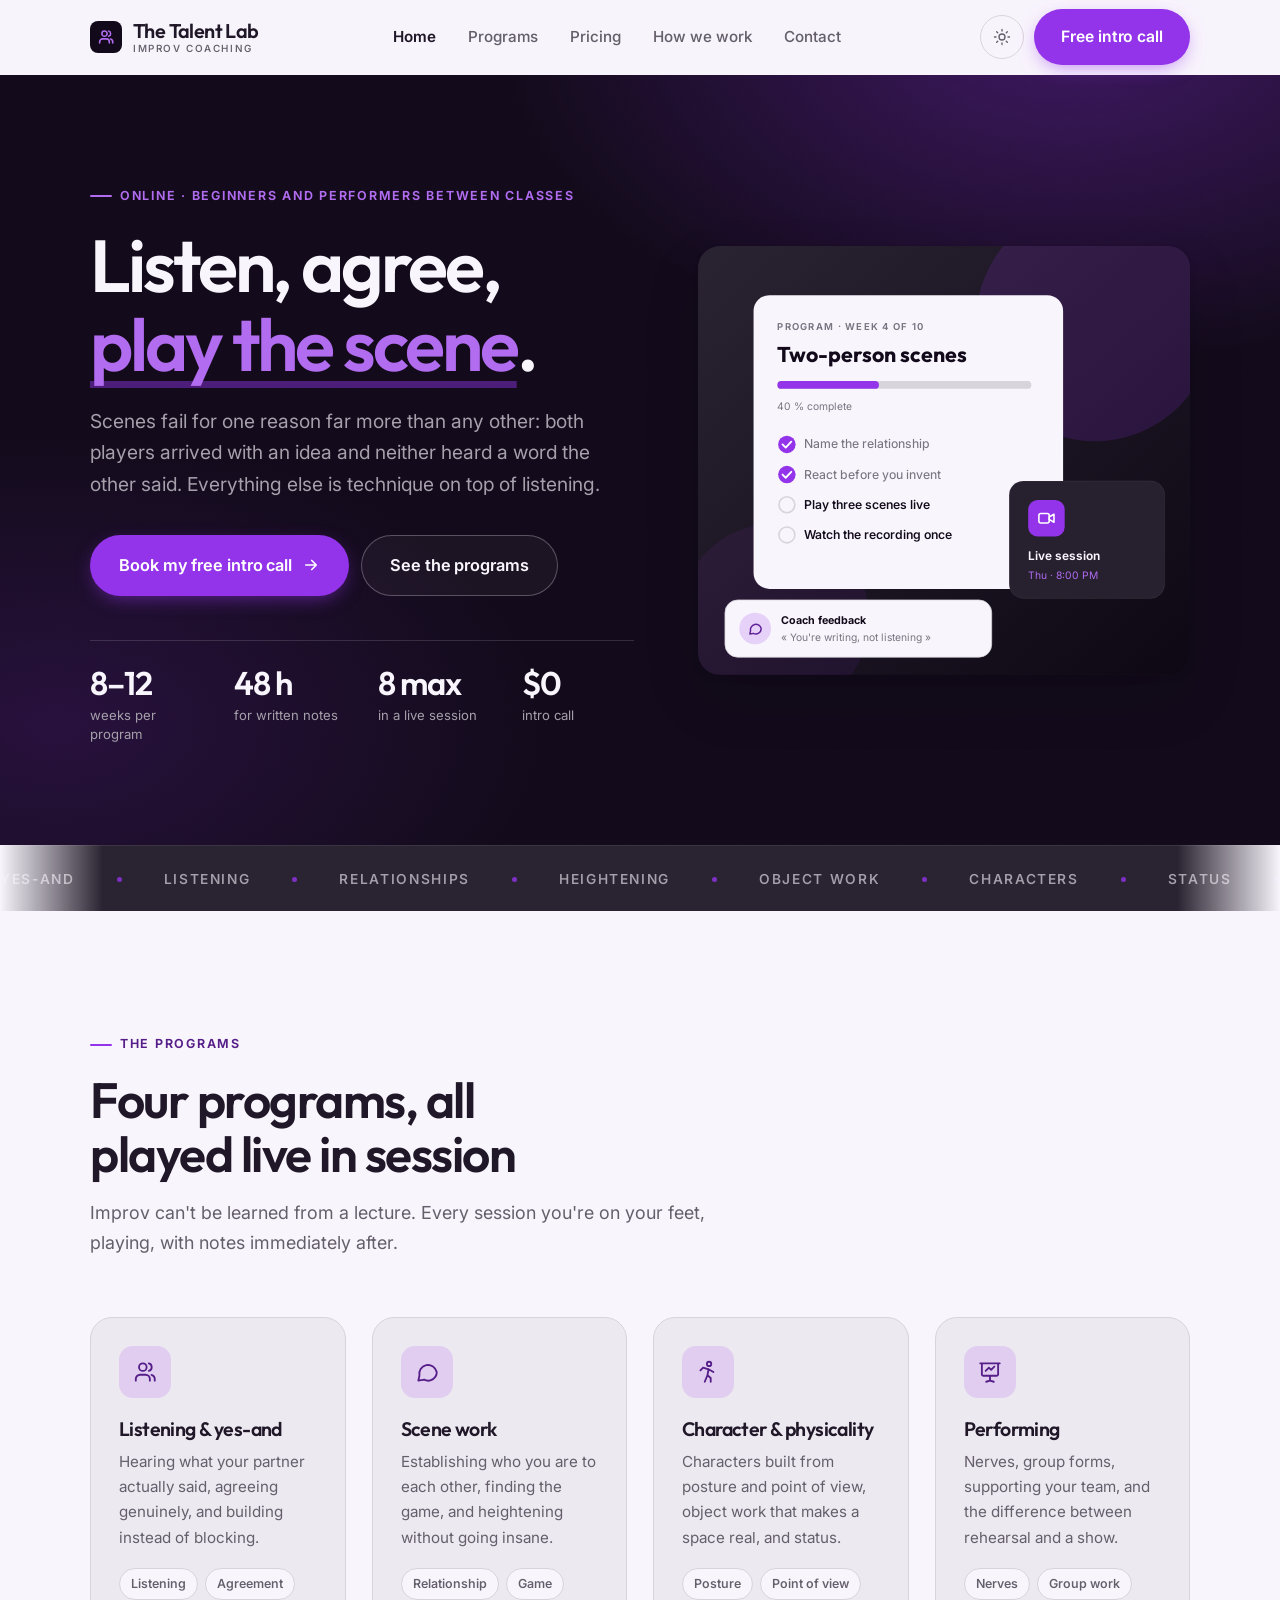
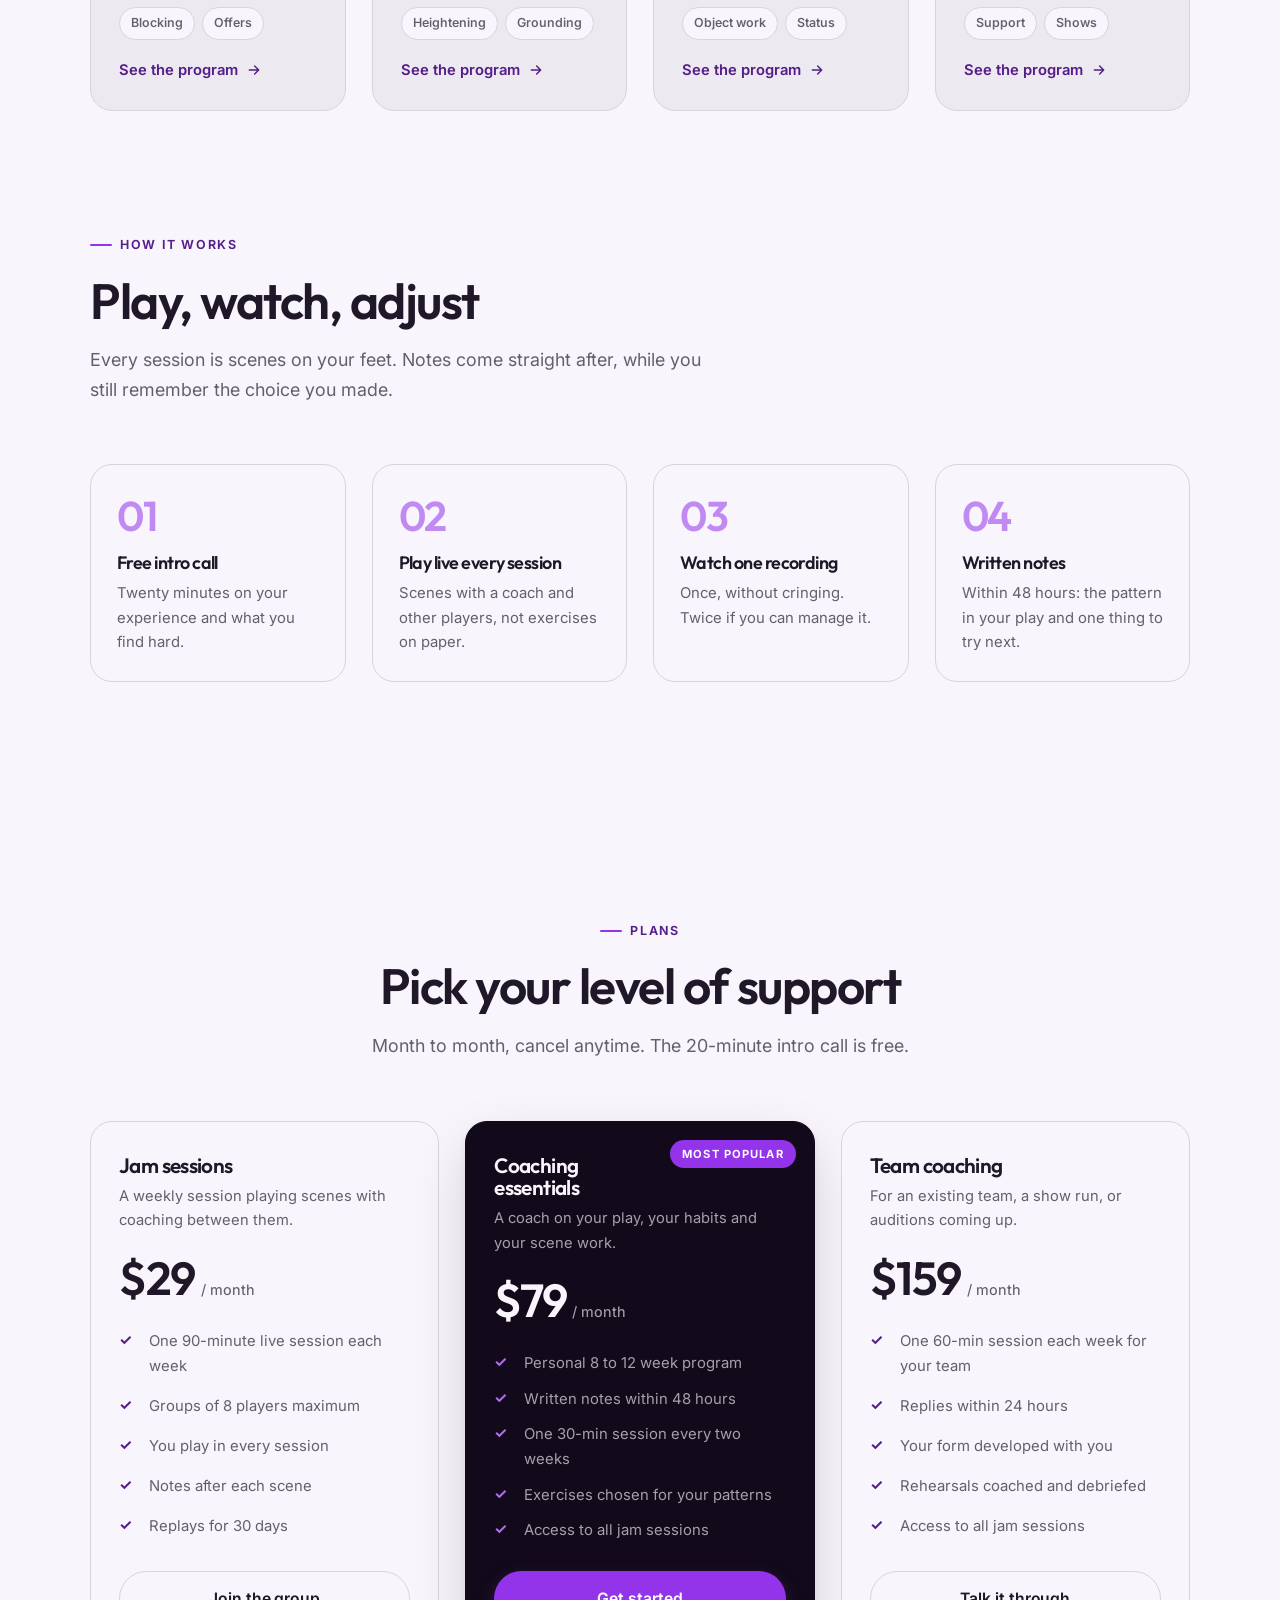
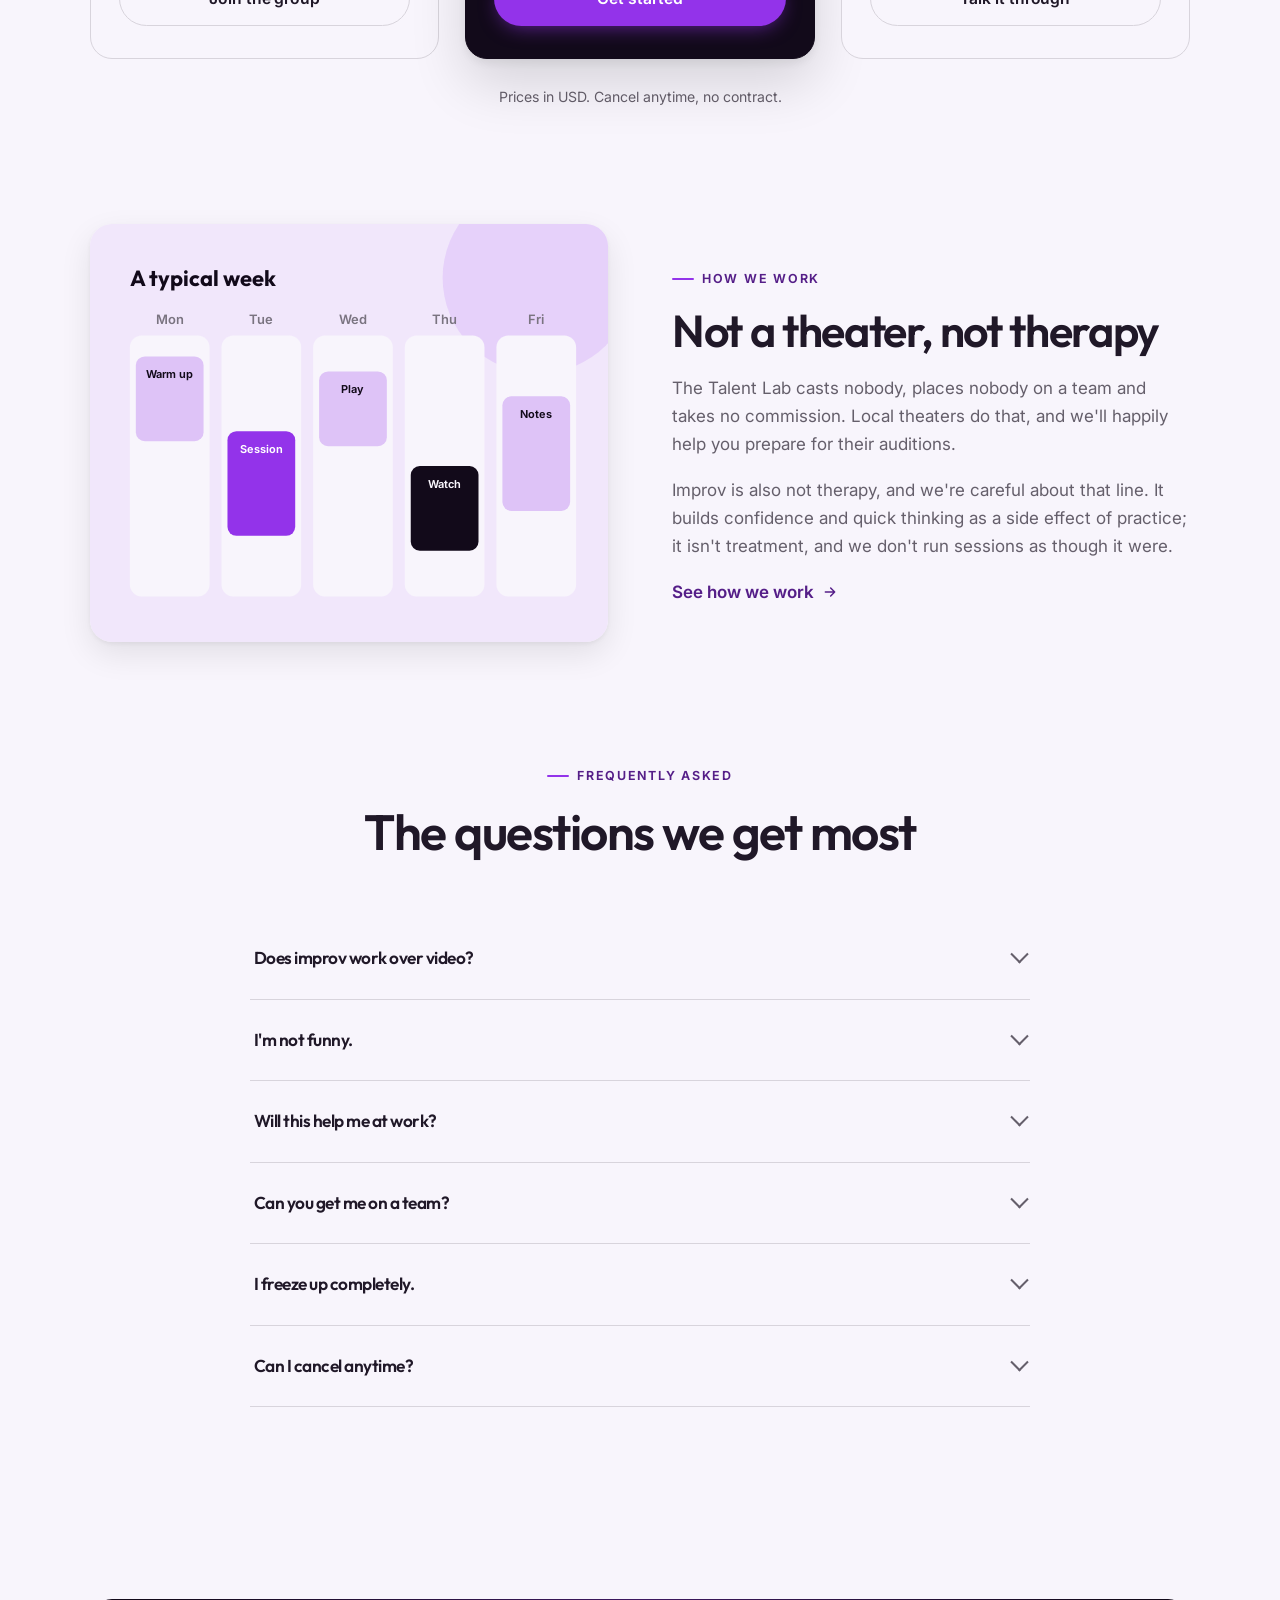
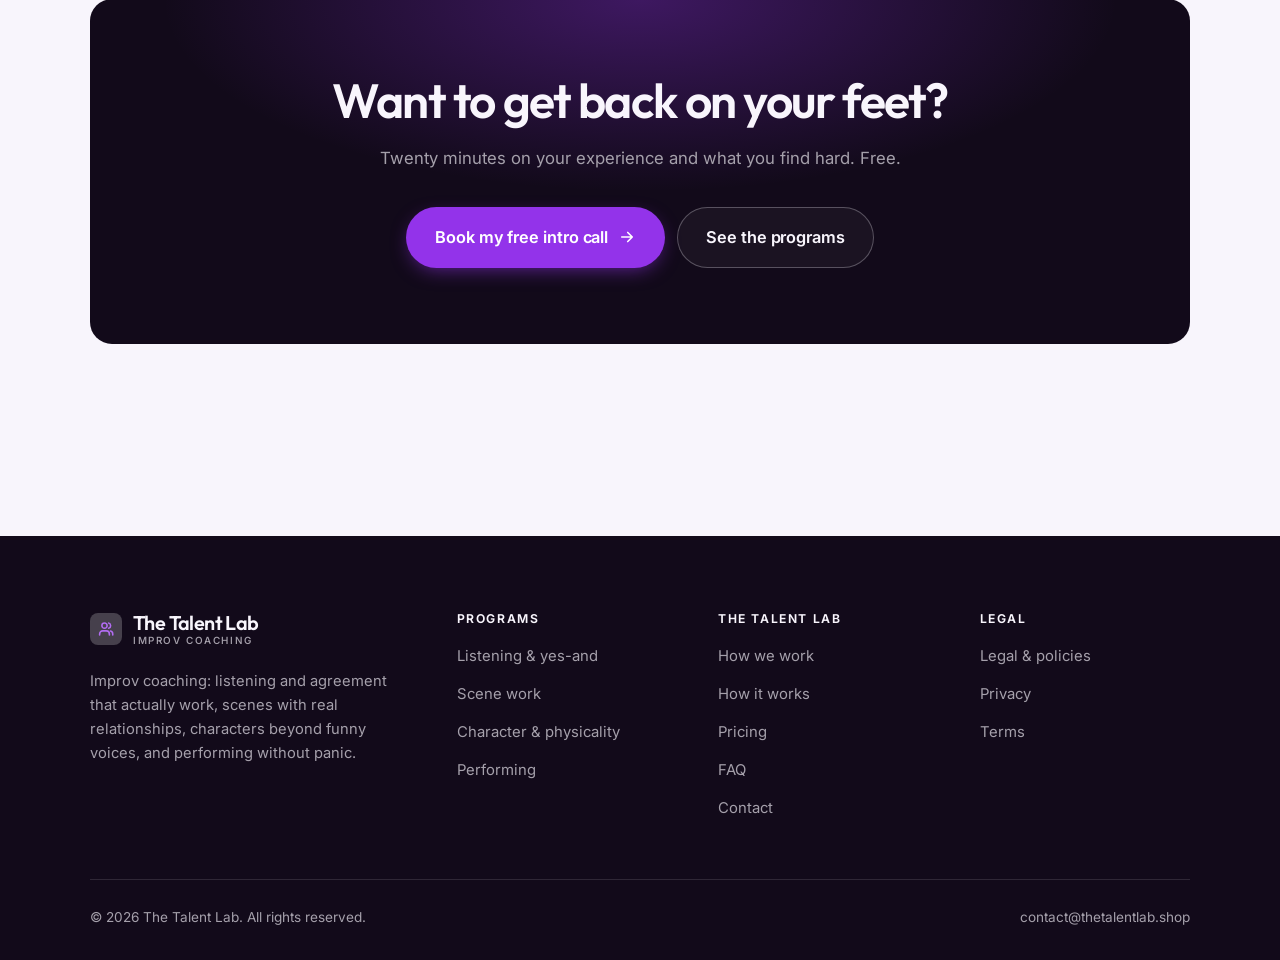
<file: index.html>
<!DOCTYPE html>
<html lang="en" class="no-js">
<head>
<meta charset="utf-8">
<meta name="viewport" content="width=device-width, initial-scale=1">
<title>The Talent Lab — Improv coaching: listen, agree, play the scene</title>
<meta name="description" content="Online improv coaching: yes-and and listening, two-person scene work, character and physicality, and performing. For beginners and performers between classes.">
<link rel="canonical" href="https://thetalentlab.shop/">

<meta property="og:type" content="website">
<meta property="og:url" content="https://thetalentlab.shop/">
<meta property="og:site_name" content="The Talent Lab">
<meta property="og:locale" content="en_US">
<meta property="og:title" content="The Talent Lab — Improv coaching: listen, agree, play the scene">
<meta property="og:description" content="Online improv coaching: yes-and and listening, two-person scene work, character and physicality, and performing. For beginners and performers between classes.">
<meta name="theme-color" content="#120a1a">

<link rel="icon" href="assets/img/favicon.svg" type="image/svg+xml">
<link rel="preconnect" href="https://fonts.googleapis.com">
<link rel="preconnect" href="https://fonts.gstatic.com" crossorigin>
<link rel="stylesheet" href="https://fonts.googleapis.com/css2?family=Outfit:wght@400..700&family=Inter:wght@400..700&display=swap">
<link rel="stylesheet" href="assets/css/style.css">

<!-- Thème appliqué avant le premier rendu (évite le flash) -->
<script>
document.documentElement.classList.remove('no-js');
(function(){try{var t=localStorage.getItem('site-theme');if(t){document.documentElement.setAttribute('data-theme',t);}}catch(e){}})();
</script>
<script type="application/ld+json">
{
  "@context": "https://schema.org",
  "@type": "Organization",
  "name": "The Talent Lab",
  "url": "https://thetalentlab.shop/",
  "email": "contact@thetalentlab.shop",
  "description": "Online improv coaching: yes-and and listening, two-person scene work, character and physicality, and performing. For beginners and performers between classes.",
  "areaServed": "US",
  "knowsLanguage": "en"
}
</script>
</head>

<body>
<a class="skip-link" href="#main">Skip to main content</a>

<header class="site-header">
  <nav class="wrap nav" aria-label="Main navigation">
    <a class="brand" href="index.html">
      <svg class="brand__mark" viewBox="0 0 64 64" aria-hidden="true">
        <rect class="bm-bg" width="64" height="64" rx="16"/>
        <g class="bm-ic" transform="translate(14 14) scale(1.5)" fill="none" stroke-width="2.1" stroke-linecap="round" stroke-linejoin="round"><path d="M16.5 20v-1.5a4 4 0 0 0-4-4h-5a4 4 0 0 0-4 4V20"/><circle cx="10" cy="7.5" r="3.5"/><path d="M21 20v-1.5a4 4 0 0 0-3-3.9M15.5 4.1a3.5 3.5 0 0 1 0 6.8"/></g>
      </svg>
      <span>The Talent Lab<span class="brand__sub">Improv coaching</span></span>
    </a>

    <ul class="nav__links" id="nav-links">
      <li><a href="index.html" aria-current="page">Home</a></li>
      <li><a href="programs.html">Programs</a></li>
      <li><a href="index.html#pricing">Pricing</a></li>
      <li><a href="about.html">How we work</a></li>
      <li><a href="contact.html">Contact</a></li>
      <li><a class="btn btn--primary" href="contact.html">Free intro call</a></li>
    </ul>

    <div class="nav__cta">
      <button class="theme-toggle" type="button" aria-label="Switch to dark theme">
        <svg class="icon-sun" viewBox="0 0 24 24" fill="none" stroke="currentColor" stroke-width="1.8" stroke-linecap="round" aria-hidden="true"><circle cx="12" cy="12" r="4"/><path d="M12 2v2m0 16v2M2 12h2m16 0h2M4.9 4.9l1.4 1.4m11.4 11.4 1.4 1.4M19.1 4.9l-1.4 1.4M6.3 17.7l-1.4 1.4"/></svg>
        <svg class="icon-moon" viewBox="0 0 24 24" fill="none" stroke="currentColor" stroke-width="1.8" stroke-linecap="round" stroke-linejoin="round" aria-hidden="true"><path d="M21 12.8A9 9 0 1 1 11.2 3a7 7 0 0 0 9.8 9.8z"/></svg>
      </button>
      <a class="btn btn--primary" href="contact.html">Free intro call</a>
      <button class="nav__toggle" type="button" aria-expanded="false" aria-controls="nav-links" aria-label="Open menu">
        <svg class="icon-open" viewBox="0 0 24 24" fill="none" stroke="currentColor" stroke-width="2" stroke-linecap="round" aria-hidden="true"><path d="M3 6h18M3 12h18M3 18h18"/></svg>
        <svg class="icon-close" viewBox="0 0 24 24" fill="none" stroke="currentColor" stroke-width="2" stroke-linecap="round" aria-hidden="true"><path d="M6 6l12 12M18 6L6 18"/></svg>
      </button>
    </div>
  </nav>
</header>

<main id="main">

<section class="hero">
  <div class="wrap hero__inner">
    <div>
      <span class="eyebrow hero__eyebrow">Online · Beginners and performers between classes</span>
      <h1>Listen, agree,<br> <em>play the scene</em>.</h1>
      <p class="hero__lede">Scenes fail for one reason far more than any other: both players arrived with an idea and neither heard a word the other said. Everything else is technique on top of listening.</p>

      <div class="hero__actions">
        <a class="btn btn--primary btn--lg" href="contact.html">Book my free intro call <svg viewBox="0 0 24 24" fill="none" stroke="currentColor" stroke-width="2.2" stroke-linecap="round" stroke-linejoin="round" aria-hidden="true"><path d="M5 12h14M13 6l6 6-6 6"/></svg></a>
        <a class="btn btn--on-dark btn--lg" href="programs.html">See the programs</a>
      </div>

      <ul class="hero__proof">
        <li><span class="stat__num">8–12</span><span class="stat__label">weeks per program</span></li>
        <li><span class="stat__num">48 h</span><span class="stat__label">for written notes</span></li>
        <li><span class="stat__num">8 max</span><span class="stat__label">in a live session</span></li>
        <li><span class="stat__num">$0</span><span class="stat__label">intro call</span></li>
      </ul>
    </div>

    <div class="hero__art">
      <svg viewBox="0 0 620 540" role="img" aria-label="An improv program in week 4 of 10, showing this week's work, the next live session and coach feedback.">
        <defs>
          <linearGradient id="hbg" x1="0" y1="0" x2="1" y2="1">
            <stop offset="0" stop-color="#2a2331"/><stop offset="1" stop-color="#0e0815"/>
          </linearGradient>
        </defs>
        <rect width="620" height="540" rx="22" fill="url(#hbg)"/>
        <circle cx="500" cy="96" r="150" fill="#9333ea" opacity=".16"/>
        <circle cx="96" cy="470" r="120" fill="#9333ea" opacity=".08"/>

        <g style="font-family: var(--font-body)">
          <!-- Carte programme -->
          <rect x="70" y="62" width="390" height="370" rx="20" fill="#f8f5fc"/>
          <text x="100" y="106" font-size="12" font-weight="650" letter-spacing="1.6" fill="#7a7480">PROGRAM · WEEK 4 OF 10</text>
          <text x="100" y="146" font-size="27" font-weight="700" fill="#120a1a" style="font-family: var(--font-display)">Two-person scenes</text>
          <rect x="100" y="170" width="320" height="10" rx="5" fill="#d8d4dc"/>
          <rect x="100" y="170" width="128" height="10" rx="5" fill="#9333ea"/>
          <text x="100" y="206" font-size="13" fill="#7a7480">40 % complete</text>
          <circle cx="112" cy="250" r="11" fill="#9333ea"/><path d="M106.5 250l4 4 7-7.5" fill="none" stroke="#ffffff" stroke-width="2.4" stroke-linecap="round" stroke-linejoin="round"/><text x="134" y="255" font-size="15.5" fill="#7a7480" font-weight="450">Name the relationship</text>
          <circle cx="112" cy="288" r="11" fill="#9333ea"/><path d="M106.5 288l4 4 7-7.5" fill="none" stroke="#ffffff" stroke-width="2.4" stroke-linecap="round" stroke-linejoin="round"/><text x="134" y="293" font-size="15.5" fill="#7a7480" font-weight="450">React before you invent</text>
          <circle cx="112" cy="326" r="10" fill="none" stroke="#d8d4dc" stroke-width="2"/><text x="134" y="331" font-size="15.5" fill="#120a1a" font-weight="560">Play three scenes live</text>
          <circle cx="112" cy="364" r="10" fill="none" stroke="#d8d4dc" stroke-width="2"/><text x="134" y="369" font-size="15.5" fill="#120a1a" font-weight="560">Watch the recording once</text>

          <!-- Carte séance -->
          <rect x="392" y="296" width="196" height="148" rx="18" fill="#27202f" stroke="#ffffff" stroke-opacity=".08"/>
          <rect x="416" y="320" width="46" height="46" rx="12" fill="#9333ea"/>
          <g transform="translate(427 331)" fill="none" stroke="#ffffff" color="#ffffff" stroke-width="2" stroke-linecap="round" stroke-linejoin="round"><rect x="2.5" y="6" width="13" height="12" rx="2.5"/><path d="M15.5 10.5 21.5 7v10l-6-3.5z"/></g>
          <text x="416" y="396" font-size="15" font-weight="650" fill="#f8f5fc">Live session</text>
          <text x="416" y="420" font-size="13" fill="#b16cf0">Thu · 8:00 PM</text>

          <!-- Retour du coach -->
          <rect x="34" y="446" width="336" height="72" rx="16" fill="#f8f5fc" stroke="#d8d4dc"/>
          <circle cx="72" cy="482" r="20" fill="#e6d2f9"/>
          <g transform="translate(62 472) scale(.84)" fill="none" stroke="#602198" stroke-width="2.2" stroke-linecap="round" stroke-linejoin="round"><path d="M21 12a8 8 0 0 1-11.6 7.1L4 20l1-4.6A8 8 0 1 1 21 12z"/></g>
          <text x="104" y="476" font-size="13.5" font-weight="700" fill="#120a1a">Coach feedback</text>
          <text x="104" y="498" font-size="13" fill="#7a7480">« You're writing, not listening »</text>
        </g>
      </svg>
    </div>
  </div>
</section>

<div class="marquee" aria-hidden="true">
  <div class="marquee__track"><span>Yes-and</span><span>Listening</span><span>Relationships</span><span>Heightening</span><span>Object work</span><span>Characters</span><span>Status</span><span>Callbacks</span><span>Edits</span><span>Shows</span><span>Yes-and</span><span>Listening</span><span>Relationships</span><span>Heightening</span><span>Object work</span><span>Characters</span><span>Status</span><span>Callbacks</span><span>Edits</span><span>Shows</span></div>
</div>

<section class="section wrap" id="programs">
  <div class="section-head reveal">
    <span class="eyebrow">The programs</span>
    <h2>Four programs, all played live in session</h2>
    <p>Improv can't be learned from a lecture. Every session you're on your feet, playing, with notes immediately after.</p>
  </div>
  <div class="grid grid--4 reveal-group">
    <a class="card" href="programs.html#basics">
      <div class="card__icon"><svg viewBox="0 0 24 24" fill="none" stroke="currentColor" stroke-width="1.7" stroke-linecap="round" stroke-linejoin="round" aria-hidden="true"><path d="M16.5 20v-1.5a4 4 0 0 0-4-4h-5a4 4 0 0 0-4 4V20"/><circle cx="10" cy="7.5" r="3.5"/><path d="M21 20v-1.5a4 4 0 0 0-3-3.9M15.5 4.1a3.5 3.5 0 0 1 0 6.8"/></svg></div>
      <h3>Listening &amp; yes-and</h3>
      <p>Hearing what your partner actually said, agreeing genuinely, and building instead of blocking.</p>
      <ul class="tags"><li>Listening</li><li>Agreement</li><li>Blocking</li><li>Offers</li></ul>
      <span class="arrow-link">See the program <svg viewBox="0 0 24 24" fill="none" stroke="currentColor" stroke-width="2.2" stroke-linecap="round" stroke-linejoin="round" aria-hidden="true"><path d="M5 12h14M13 6l6 6-6 6"/></svg></span>
    </a>
    <a class="card" href="programs.html#scenes">
      <div class="card__icon"><svg viewBox="0 0 24 24" fill="none" stroke="currentColor" stroke-width="1.7" stroke-linecap="round" stroke-linejoin="round" aria-hidden="true"><path d="M21 12a8 8 0 0 1-11.6 7.1L4 20l1-4.6A8 8 0 1 1 21 12z"/></svg></div>
      <h3>Scene work</h3>
      <p>Establishing who you are to each other, finding the game, and heightening without going insane.</p>
      <ul class="tags"><li>Relationship</li><li>Game</li><li>Heightening</li><li>Grounding</li></ul>
      <span class="arrow-link">See the program <svg viewBox="0 0 24 24" fill="none" stroke="currentColor" stroke-width="2.2" stroke-linecap="round" stroke-linejoin="round" aria-hidden="true"><path d="M5 12h14M13 6l6 6-6 6"/></svg></span>
    </a>
    <a class="card" href="programs.html#character">
      <div class="card__icon"><svg viewBox="0 0 24 24" fill="none" stroke="currentColor" stroke-width="1.7" stroke-linecap="round" stroke-linejoin="round" aria-hidden="true"><circle cx="13" cy="4.5" r="2"/><path d="M9 21l2.5-6 3 2.5V21M11.5 15l1-5.5M12.5 9.5 17 12M12.5 9.5 7.5 8 5 10.5"/></svg></div>
      <h3>Character &amp; physicality</h3>
      <p>Characters built from posture and point of view, object work that makes a space real, and status.</p>
      <ul class="tags"><li>Posture</li><li>Point of view</li><li>Object work</li><li>Status</li></ul>
      <span class="arrow-link">See the program <svg viewBox="0 0 24 24" fill="none" stroke="currentColor" stroke-width="2.2" stroke-linecap="round" stroke-linejoin="round" aria-hidden="true"><path d="M5 12h14M13 6l6 6-6 6"/></svg></span>
    </a>
    <a class="card" href="programs.html#perform">
      <div class="card__icon"><svg viewBox="0 0 24 24" fill="none" stroke="currentColor" stroke-width="1.7" stroke-linecap="round" stroke-linejoin="round" aria-hidden="true"><path d="M3 4h18M4.5 4v10a1.5 1.5 0 0 0 1.5 1.5h12a1.5 1.5 0 0 0 1.5-1.5V4M12 15.5V20M8.5 21l3.5-1 3.5 1M8 11l3-3 2 2 3-3"/></svg></div>
      <h3>Performing</h3>
      <p>Nerves, group forms, supporting your team, and the difference between rehearsal and a show.</p>
      <ul class="tags"><li>Nerves</li><li>Group work</li><li>Support</li><li>Shows</li></ul>
      <span class="arrow-link">See the program <svg viewBox="0 0 24 24" fill="none" stroke="currentColor" stroke-width="2.2" stroke-linecap="round" stroke-linejoin="round" aria-hidden="true"><path d="M5 12h14M13 6l6 6-6 6"/></svg></span>
    </a>
  </div>
</section>

<section class="section section--flush wrap" id="how-it-works">
  <div class="section-head reveal">
    <span class="eyebrow">How it works</span>
    <h2>Play, watch, adjust</h2>
    <p>Every session is scenes on your feet. Notes come straight after, while you still remember the choice you made.</p>
  </div>
  <div class="grid grid--4 steps reveal-group">
    <article class="step">
      <h3>Free intro call</h3>
      <p>Twenty minutes on your experience and what you find hard.</p>
    </article>
    <article class="step">
      <h3>Play live every session</h3>
      <p>Scenes with a coach and other players, not exercises on paper.</p>
    </article>
    <article class="step">
      <h3>Watch one recording</h3>
      <p>Once, without cringing. Twice if you can manage it.</p>
    </article>
    <article class="step">
      <h3>Written notes</h3>
      <p>Within 48 hours: the pattern in your play and one thing to try next.</p>
    </article>
  </div>
</section>

<section class="section wrap" id="pricing">
  <div class="section-head section-head--center reveal">
    <span class="eyebrow">Plans</span>
    <h2>Pick your level of support</h2>
    <p>Month to month, cancel anytime. The 20-minute intro call is free.</p>
  </div>
  <div class="grid grid--3 plans reveal-group">
    <article class="plan">
      
      <h3>Jam sessions</h3>
      <p class="plan__desc">A weekly session playing scenes with coaching between them.</p>
      <p class="plan__price">$29<span class="plan__period">/ month</span></p>
      <ul class="plan__features">
        <li>One 90-minute live session each week</li>
        <li>Groups of 8 players maximum</li>
        <li>You play in every session</li>
        <li>Notes after each scene</li>
        <li>Replays for 30 days</li>
      </ul>
      <a class="btn btn--ghost btn--block" href="contact.html">Join the group</a>
    </article>
    <article class="plan plan--featured">
      <span class="plan__tag">Most popular</span>
      <h3>Coaching essentials</h3>
      <p class="plan__desc">A coach on your play, your habits and your scene work.</p>
      <p class="plan__price">$79<span class="plan__period">/ month</span></p>
      <ul class="plan__features">
        <li>Personal 8 to 12 week program</li>
        <li>Written notes within 48 hours</li>
        <li>One 30-min session every two weeks</li>
        <li>Exercises chosen for your patterns</li>
        <li>Access to all jam sessions</li>
      </ul>
      <a class="btn btn--primary btn--block" href="contact.html">Get started</a>
    </article>
    <article class="plan">
      
      <h3>Team coaching</h3>
      <p class="plan__desc">For an existing team, a show run, or auditions coming up.</p>
      <p class="plan__price">$159<span class="plan__period">/ month</span></p>
      <ul class="plan__features">
        <li>One 60-min session each week for your team</li>
        <li>Replies within 24 hours</li>
        <li>Your form developed with you</li>
        <li>Rehearsals coached and debriefed</li>
        <li>Access to all jam sessions</li>
      </ul>
      <a class="btn btn--ghost btn--block" href="contact.html">Talk it through</a>
    </article>
  </div>
  <p class="plans-note">Prices in USD. Cancel anytime, no contract.</p>
</section>

<section class="section section--flush wrap">
  <div class="split reveal">
    <div class="split__art">
      <svg viewBox="0 0 520 420" role="img" aria-label="Example of a typical week: Warm up, Session, Play, Watch, Notes.">
        <rect width="520" height="420" rx="20" fill="#f1e7fb"/>
        <circle cx="450" cy="54" r="96" fill="#9333ea" opacity=".12"/>
        <g style="font-family: var(--font-body)">
        <text x="40" y="62" font-size="22" font-weight="700" fill="#120a1a" style="font-family: var(--font-display)">A typical week</text>
        <text x="80" y="100" text-anchor="middle" font-size="13" font-weight="600" fill="#7a7480">Mon</text>
        <rect x="40" y="112" width="80" height="262" rx="12" fill="#f8f5fc"/>
        <rect x="46" y="133" width="68" height="85" rx="9" fill="#dec3f7"/>
        <text x="80" y="155" text-anchor="middle" font-size="11" font-weight="650" fill="#120a1a">Warm up</text>
        <text x="172" y="100" text-anchor="middle" font-size="13" font-weight="600" fill="#7a7480">Tue</text>
        <rect x="132" y="112" width="80" height="262" rx="12" fill="#f8f5fc"/>
        <rect x="138" y="208" width="68" height="105" rx="9" fill="#9333ea"/>
        <text x="172" y="230" text-anchor="middle" font-size="11" font-weight="650" fill="#ffffff">Session</text>
        <text x="264" y="100" text-anchor="middle" font-size="13" font-weight="600" fill="#7a7480">Wed</text>
        <rect x="224" y="112" width="80" height="262" rx="12" fill="#f8f5fc"/>
        <rect x="230" y="148" width="68" height="75" rx="9" fill="#dec3f7"/>
        <text x="264" y="170" text-anchor="middle" font-size="11" font-weight="650" fill="#120a1a">Play</text>
        <text x="356" y="100" text-anchor="middle" font-size="13" font-weight="600" fill="#7a7480">Thu</text>
        <rect x="316" y="112" width="80" height="262" rx="12" fill="#f8f5fc"/>
        <rect x="322" y="243" width="68" height="85" rx="9" fill="#120a1a"/>
        <text x="356" y="265" text-anchor="middle" font-size="11" font-weight="650" fill="#f8f5fc">Watch</text>
        <text x="448" y="100" text-anchor="middle" font-size="13" font-weight="600" fill="#7a7480">Fri</text>
        <rect x="408" y="112" width="80" height="262" rx="12" fill="#f8f5fc"/>
        <rect x="414" y="173" width="68" height="115" rx="9" fill="#dec3f7"/>
        <text x="448" y="195" text-anchor="middle" font-size="11" font-weight="650" fill="#120a1a">Notes</text>
        </g>
      </svg>
    </div>
    <div>
      <span class="eyebrow">How we work</span>
      <h2>Not a theater, not therapy</h2>
      <p>The Talent Lab casts nobody, places nobody on a team and takes no commission. Local theaters do that, and we'll happily help you prepare for their auditions.</p>
      <p>Improv is also not therapy, and we're careful about that line. It builds confidence and quick thinking as a side effect of practice; it isn't treatment, and we don't run sessions as though it were.</p>
      <p><a class="arrow-link" href="about.html">See how we work <svg viewBox="0 0 24 24" fill="none" stroke="currentColor" stroke-width="2.2" stroke-linecap="round" stroke-linejoin="round" aria-hidden="true"><path d="M5 12h14M13 6l6 6-6 6"/></svg></a></p>
    </div>
  </div>
</section>

<section class="section section--flush wrap" id="faq">
  <div class="section-head section-head--center reveal">
    <span class="eyebrow">Frequently asked</span>
    <h2>The questions we get most</h2>
  </div>
  <div class="faq reveal">
    <details>
      <summary>Does improv work over video?</summary>
      <p>Better than people expect for scene work, listening and character. Group forms and physical ensemble play are harder, and we're honest about which parts need a room.</p>
    </details>
    <details>
      <summary>I'm not funny.</summary>
      <p>Good — funny people often make the worst improvisers because they're writing instead of listening. The skill is reacting honestly.</p>
    </details>
    <details>
      <summary>Will this help me at work?</summary>
      <p>Many people find it helps with thinking on their feet and listening. That's a side effect; we coach improv, not corporate training.</p>
    </details>
    <details>
      <summary>Can you get me on a team?</summary>
      <p>No. We're not a theater and we don't cast. We will prepare you for auditions and tell you honestly when you're ready.</p>
    </details>
    <details>
      <summary>I freeze up completely.</summary>
      <p>Extremely common, and the first program is built for it. Small groups, short scenes and a coach who won't let you drown.</p>
    </details>
    <details>
      <summary>Can I cancel anytime?</summary>
      <p>Yes. No contract, no minimum term. Access stays open until the end of the month you already paid for.</p>
    </details>
  </div>
</section>

<section class="wrap section--tight">
  <div class="cta-band reveal">
    <h2>Want to get back on your feet?</h2>
    <p>Twenty minutes on your experience and what you find hard. Free.</p>
    <div class="hero__actions">
      <a class="btn btn--primary btn--lg" href="contact.html">Book my free intro call <svg viewBox="0 0 24 24" fill="none" stroke="currentColor" stroke-width="2.2" stroke-linecap="round" stroke-linejoin="round" aria-hidden="true"><path d="M5 12h14M13 6l6 6-6 6"/></svg></a>
      <a class="btn btn--on-dark btn--lg" href="programs.html">See the programs</a>
    </div>
  </div>
</section>

</main>

<footer class="site-footer">
  <div class="wrap">
    <div class="footer__grid">
      <div class="footer__brand">
        <a class="brand" href="index.html">
          <svg class="brand__mark" viewBox="0 0 64 64" aria-hidden="true">
        <rect class="bm-bg" width="64" height="64" rx="16"/>
        <g class="bm-ic" transform="translate(14 14) scale(1.5)" fill="none" stroke-width="2.1" stroke-linecap="round" stroke-linejoin="round"><path d="M16.5 20v-1.5a4 4 0 0 0-4-4h-5a4 4 0 0 0-4 4V20"/><circle cx="10" cy="7.5" r="3.5"/><path d="M21 20v-1.5a4 4 0 0 0-3-3.9M15.5 4.1a3.5 3.5 0 0 1 0 6.8"/></g>
      </svg>
          <span>The Talent Lab<span class="brand__sub">Improv coaching</span></span>
        </a>
        <p>Improv coaching: listening and agreement that actually work, scenes with real relationships, characters beyond funny voices, and performing without panic.</p>
      </div>

      <div class="footer__col">
        <h4>Programs</h4>
        <ul>
          <li><a href="programs.html#basics">Listening &amp; yes-and</a></li>
          <li><a href="programs.html#scenes">Scene work</a></li>
          <li><a href="programs.html#character">Character &amp; physicality</a></li>
          <li><a href="programs.html#perform">Performing</a></li>
        </ul>
      </div>

      <div class="footer__col">
        <h4>The Talent Lab</h4>
        <ul>
          <li><a href="about.html">How we work</a></li>
          <li><a href="index.html#how-it-works">How it works</a></li>
          <li><a href="index.html#pricing">Pricing</a></li>
          <li><a href="index.html#faq">FAQ</a></li>
          <li><a href="contact.html">Contact</a></li>
        </ul>
      </div>

      <div class="footer__col">
        <h4>Legal</h4>
        <ul>
          <li><a href="legal.html">Legal &amp; policies</a></li>
          <li><a href="legal.html#privacy">Privacy</a></li>
          <li><a href="legal.html#terms">Terms</a></li>
        </ul>
      </div>
    </div>

    <div class="footer__bottom">
      <p>© <span data-year>2026</span> The Talent Lab. All rights reserved.</p>
      <p><a href="mailto:contact@thetalentlab.shop">contact@thetalentlab.shop</a></p>
    </div>
  </div>
</footer>

<script src="assets/js/main.js" defer></script>
</body>
</html>
</file>
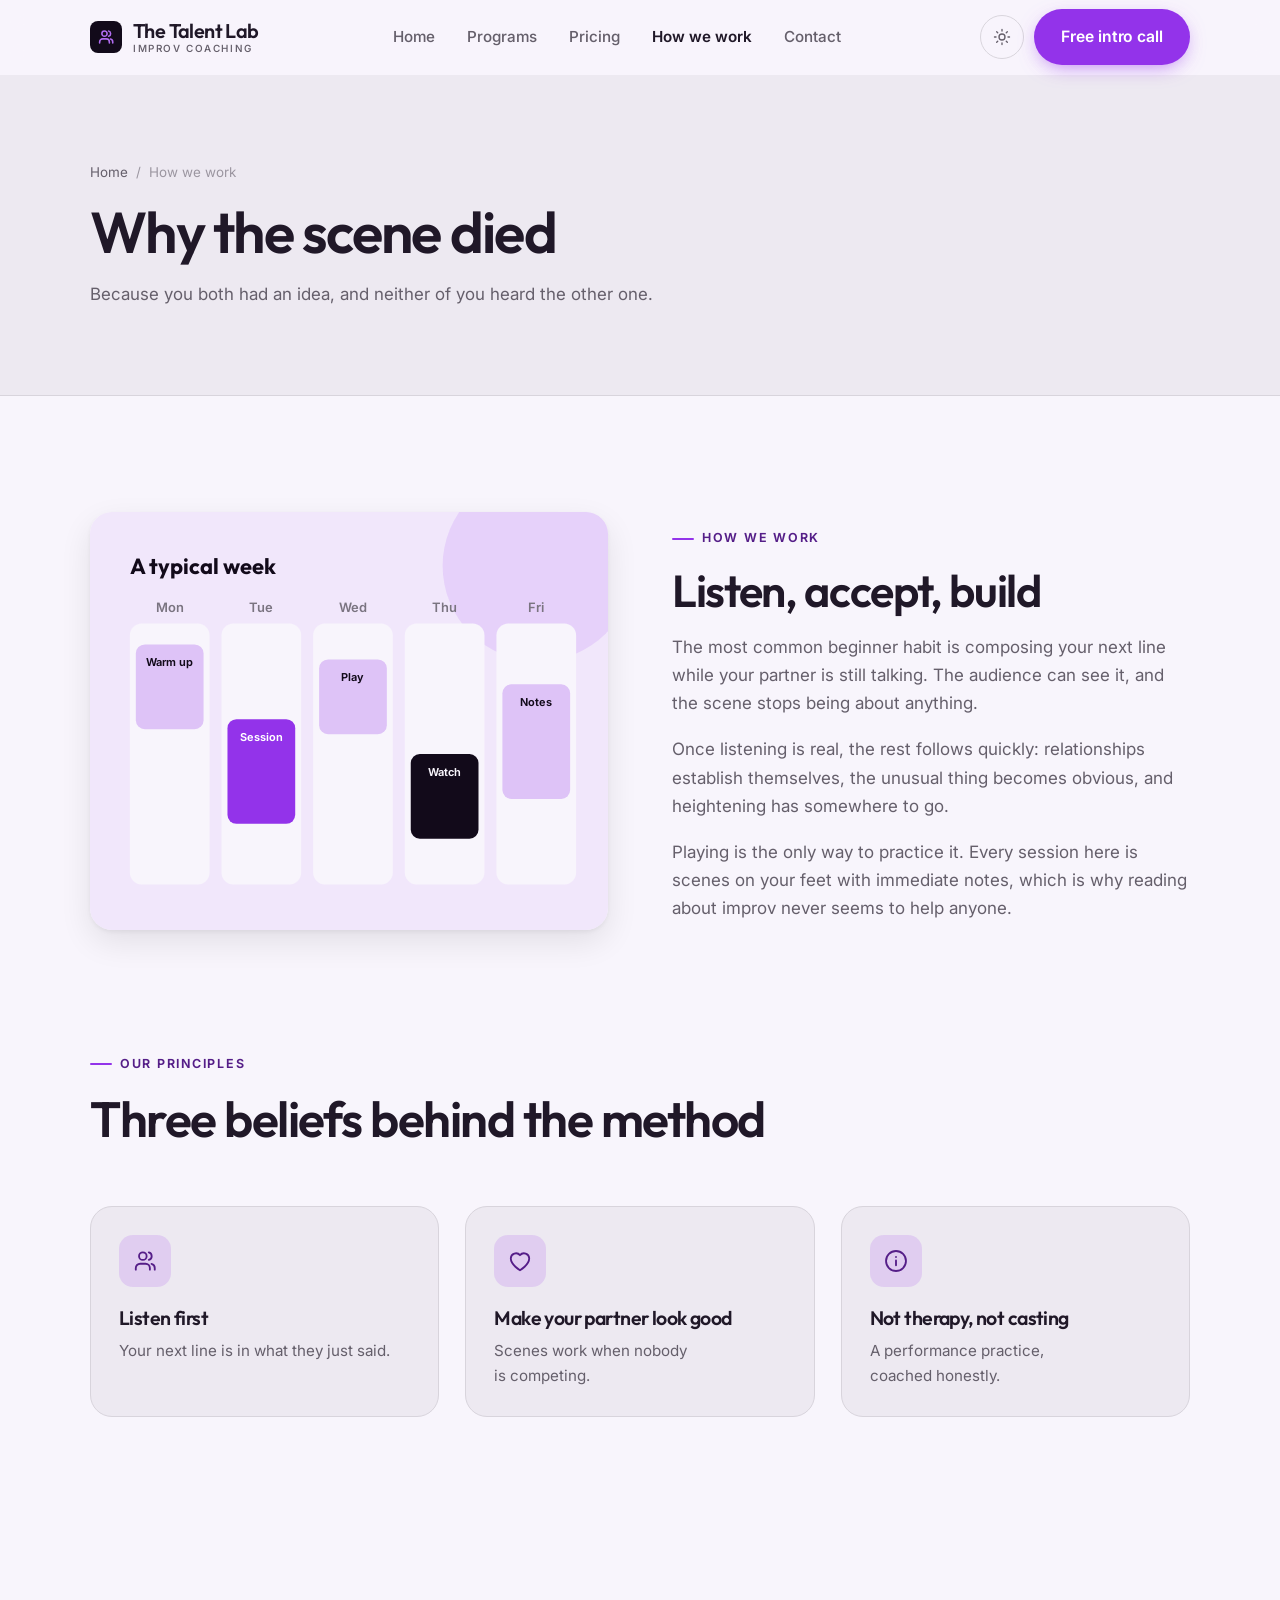
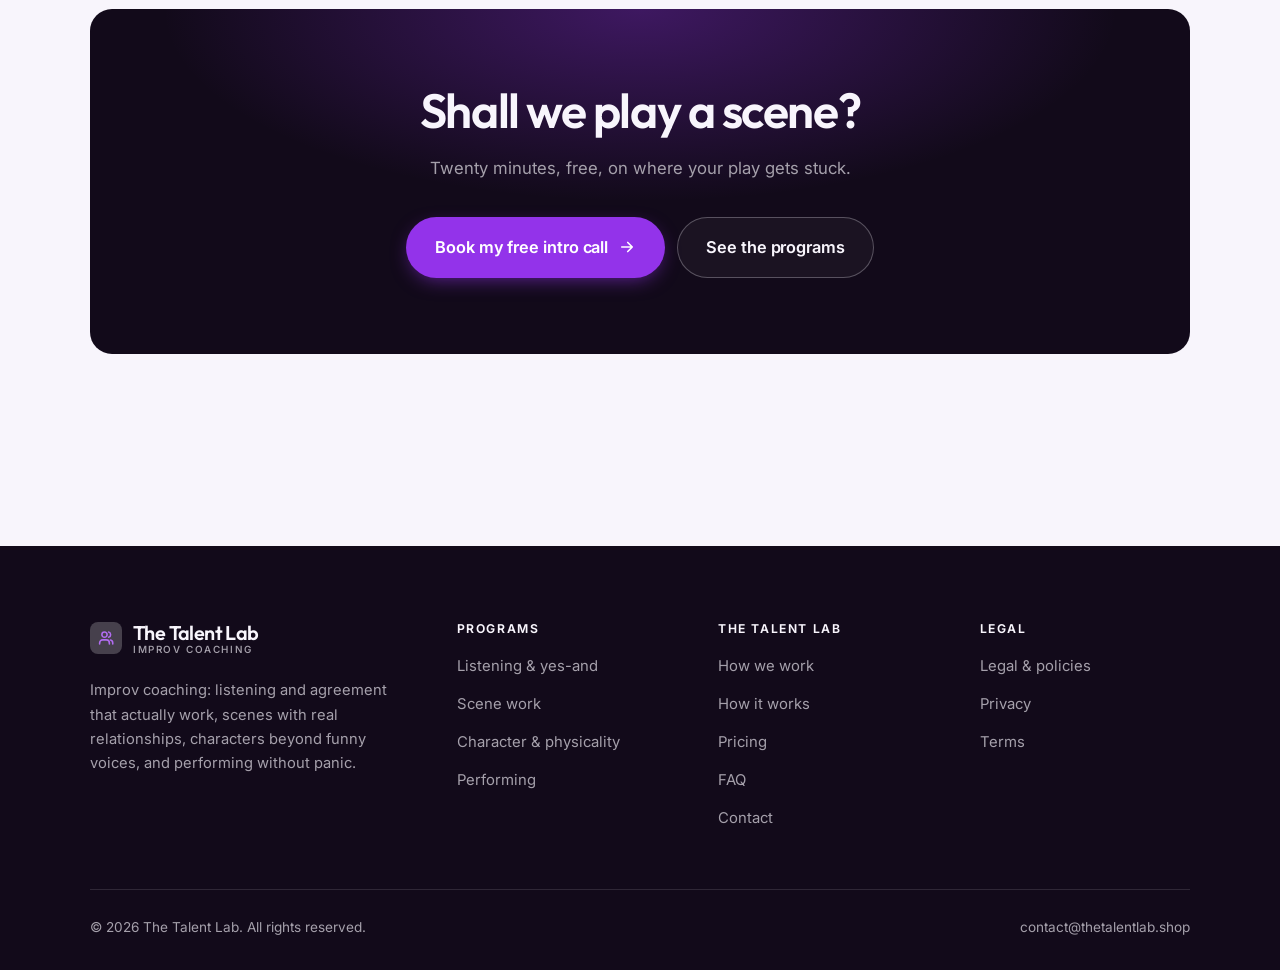
<file: about.html>
<!DOCTYPE html>
<html lang="en" class="no-js">
<head>
<meta charset="utf-8">
<meta name="viewport" content="width=device-width, initial-scale=1">
<title>How we work — The Talent Lab</title>
<meta name="description" content="Why improv is a listening skill, and what The Talent Lab is not.">
<link rel="canonical" href="https://thetalentlab.shop/about.html">

<meta property="og:type" content="website">
<meta property="og:url" content="https://thetalentlab.shop/about.html">
<meta property="og:site_name" content="The Talent Lab">
<meta property="og:locale" content="en_US">
<meta property="og:title" content="How we work — The Talent Lab">
<meta property="og:description" content="Why improv is a listening skill, and what The Talent Lab is not.">
<meta name="theme-color" content="#120a1a">

<link rel="icon" href="assets/img/favicon.svg" type="image/svg+xml">
<link rel="preconnect" href="https://fonts.googleapis.com">
<link rel="preconnect" href="https://fonts.gstatic.com" crossorigin>
<link rel="stylesheet" href="https://fonts.googleapis.com/css2?family=Outfit:wght@400..700&family=Inter:wght@400..700&display=swap">
<link rel="stylesheet" href="assets/css/style.css">

<!-- Thème appliqué avant le premier rendu (évite le flash) -->
<script>
document.documentElement.classList.remove('no-js');
(function(){try{var t=localStorage.getItem('site-theme');if(t){document.documentElement.setAttribute('data-theme',t);}}catch(e){}})();
</script>
</head>

<body>
<a class="skip-link" href="#main">Skip to main content</a>

<header class="site-header">
  <nav class="wrap nav" aria-label="Main navigation">
    <a class="brand" href="index.html">
      <svg class="brand__mark" viewBox="0 0 64 64" aria-hidden="true">
        <rect class="bm-bg" width="64" height="64" rx="16"/>
        <g class="bm-ic" transform="translate(14 14) scale(1.5)" fill="none" stroke-width="2.1" stroke-linecap="round" stroke-linejoin="round"><path d="M16.5 20v-1.5a4 4 0 0 0-4-4h-5a4 4 0 0 0-4 4V20"/><circle cx="10" cy="7.5" r="3.5"/><path d="M21 20v-1.5a4 4 0 0 0-3-3.9M15.5 4.1a3.5 3.5 0 0 1 0 6.8"/></g>
      </svg>
      <span>The Talent Lab<span class="brand__sub">Improv coaching</span></span>
    </a>

    <ul class="nav__links" id="nav-links">
      <li><a href="index.html">Home</a></li>
      <li><a href="programs.html">Programs</a></li>
      <li><a href="index.html#pricing">Pricing</a></li>
      <li><a href="about.html" aria-current="page">How we work</a></li>
      <li><a href="contact.html">Contact</a></li>
      <li><a class="btn btn--primary" href="contact.html">Free intro call</a></li>
    </ul>

    <div class="nav__cta">
      <button class="theme-toggle" type="button" aria-label="Switch to dark theme">
        <svg class="icon-sun" viewBox="0 0 24 24" fill="none" stroke="currentColor" stroke-width="1.8" stroke-linecap="round" aria-hidden="true"><circle cx="12" cy="12" r="4"/><path d="M12 2v2m0 16v2M2 12h2m16 0h2M4.9 4.9l1.4 1.4m11.4 11.4 1.4 1.4M19.1 4.9l-1.4 1.4M6.3 17.7l-1.4 1.4"/></svg>
        <svg class="icon-moon" viewBox="0 0 24 24" fill="none" stroke="currentColor" stroke-width="1.8" stroke-linecap="round" stroke-linejoin="round" aria-hidden="true"><path d="M21 12.8A9 9 0 1 1 11.2 3a7 7 0 0 0 9.8 9.8z"/></svg>
      </button>
      <a class="btn btn--primary" href="contact.html">Free intro call</a>
      <button class="nav__toggle" type="button" aria-expanded="false" aria-controls="nav-links" aria-label="Open menu">
        <svg class="icon-open" viewBox="0 0 24 24" fill="none" stroke="currentColor" stroke-width="2" stroke-linecap="round" aria-hidden="true"><path d="M3 6h18M3 12h18M3 18h18"/></svg>
        <svg class="icon-close" viewBox="0 0 24 24" fill="none" stroke="currentColor" stroke-width="2" stroke-linecap="round" aria-hidden="true"><path d="M6 6l12 12M18 6L6 18"/></svg>
      </button>
    </div>
  </nav>
</header>

<main id="main">

<section class="page-head">
  <div class="wrap">
    <nav class="breadcrumb" aria-label="Breadcrumb">
      <a href="index.html">Home</a><span>/</span><span aria-current="page">How we work</span>
    </nav>
    <h1>Why the scene died</h1>
    <p>Because you both had an idea, and neither of you heard the other one.</p>
  </div>
</section>

<section class="section wrap">
  <div class="split reveal">
    <div class="split__art">
      <svg viewBox="0 0 520 420" role="img" aria-label="Example of a typical week: Warm up, Session, Play, Watch, Notes.">
        <rect width="520" height="420" rx="20" fill="#f1e7fb"/>
        <circle cx="450" cy="54" r="96" fill="#9333ea" opacity=".12"/>
        <g style="font-family: var(--font-body)">
        <text x="40" y="62" font-size="22" font-weight="700" fill="#120a1a" style="font-family: var(--font-display)">A typical week</text>
        <text x="80" y="100" text-anchor="middle" font-size="13" font-weight="600" fill="#7a7480">Mon</text>
        <rect x="40" y="112" width="80" height="262" rx="12" fill="#f8f5fc"/>
        <rect x="46" y="133" width="68" height="85" rx="9" fill="#dec3f7"/>
        <text x="80" y="155" text-anchor="middle" font-size="11" font-weight="650" fill="#120a1a">Warm up</text>
        <text x="172" y="100" text-anchor="middle" font-size="13" font-weight="600" fill="#7a7480">Tue</text>
        <rect x="132" y="112" width="80" height="262" rx="12" fill="#f8f5fc"/>
        <rect x="138" y="208" width="68" height="105" rx="9" fill="#9333ea"/>
        <text x="172" y="230" text-anchor="middle" font-size="11" font-weight="650" fill="#ffffff">Session</text>
        <text x="264" y="100" text-anchor="middle" font-size="13" font-weight="600" fill="#7a7480">Wed</text>
        <rect x="224" y="112" width="80" height="262" rx="12" fill="#f8f5fc"/>
        <rect x="230" y="148" width="68" height="75" rx="9" fill="#dec3f7"/>
        <text x="264" y="170" text-anchor="middle" font-size="11" font-weight="650" fill="#120a1a">Play</text>
        <text x="356" y="100" text-anchor="middle" font-size="13" font-weight="600" fill="#7a7480">Thu</text>
        <rect x="316" y="112" width="80" height="262" rx="12" fill="#f8f5fc"/>
        <rect x="322" y="243" width="68" height="85" rx="9" fill="#120a1a"/>
        <text x="356" y="265" text-anchor="middle" font-size="11" font-weight="650" fill="#f8f5fc">Watch</text>
        <text x="448" y="100" text-anchor="middle" font-size="13" font-weight="600" fill="#7a7480">Fri</text>
        <rect x="408" y="112" width="80" height="262" rx="12" fill="#f8f5fc"/>
        <rect x="414" y="173" width="68" height="115" rx="9" fill="#dec3f7"/>
        <text x="448" y="195" text-anchor="middle" font-size="11" font-weight="650" fill="#120a1a">Notes</text>
        </g>
      </svg>
    </div>
    <div>
      <span class="eyebrow">How we work</span>
      <h2>Listen, accept, build</h2>
      <p>The most common beginner habit is composing your next line while your partner is still talking. The audience can see it, and the scene stops being about anything.</p>
      <p>Once listening is real, the rest follows quickly: relationships establish themselves, the unusual thing becomes obvious, and heightening has somewhere to go.</p>
      <p>Playing is the only way to practice it. Every session here is scenes on your feet with immediate notes, which is why reading about improv never seems to help anyone.</p>
      <!--
        TO DO: add a short introduction of the coach (name, real background),
        with a photo if possible. Do not invent credentials — see README.md.
      -->
    </div>
  </div>
</section>

<section class="section section--flush wrap">
  <div class="section-head reveal">
    <span class="eyebrow">Our principles</span>
    <h2>Three beliefs behind the method</h2>
  </div>
  <div class="grid grid--3 reveal-group">
    <article class="card">
      <div class="card__icon"><svg viewBox="0 0 24 24" fill="none" stroke="currentColor" stroke-width="1.7" stroke-linecap="round" stroke-linejoin="round" aria-hidden="true"><path d="M16.5 20v-1.5a4 4 0 0 0-4-4h-5a4 4 0 0 0-4 4V20"/><circle cx="10" cy="7.5" r="3.5"/><path d="M21 20v-1.5a4 4 0 0 0-3-3.9M15.5 4.1a3.5 3.5 0 0 1 0 6.8"/></svg></div>
      <h3>Listen first</h3>
      <p>Your next line is in what they just said.</p>
    </article>
    <article class="card">
      <div class="card__icon"><svg viewBox="0 0 24 24" fill="none" stroke="currentColor" stroke-width="1.7" stroke-linecap="round" stroke-linejoin="round" aria-hidden="true"><path d="M12 20.5s-8.5-4.8-8.5-11A4.8 4.8 0 0 1 12 6.6a4.8 4.8 0 0 1 8.5 2.9c0 6.2-8.5 11-8.5 11z"/></svg></div>
      <h3>Make your partner look good</h3>
      <p>Scenes work when nobody is competing.</p>
    </article>
    <article class="card">
      <div class="card__icon"><svg viewBox="0 0 24 24" fill="none" stroke="currentColor" stroke-width="1.7" stroke-linecap="round" stroke-linejoin="round" aria-hidden="true"><circle cx="12" cy="12" r="9.2"/><path d="M12 16v-4.5M12 8.2v.1"/></svg></div>
      <h3>Not therapy, not casting</h3>
      <p>A performance practice, coached honestly.</p>
    </article>
  </div>
</section>

<section class="wrap section--tight">
  <div class="cta-band reveal">
    <h2>Shall we play a scene?</h2>
    <p>Twenty minutes, free, on where your play gets stuck.</p>
    <div class="hero__actions">
      <a class="btn btn--primary btn--lg" href="contact.html">Book my free intro call <svg viewBox="0 0 24 24" fill="none" stroke="currentColor" stroke-width="2.2" stroke-linecap="round" stroke-linejoin="round" aria-hidden="true"><path d="M5 12h14M13 6l6 6-6 6"/></svg></a>
      <a class="btn btn--on-dark btn--lg" href="programs.html">See the programs</a>
    </div>
  </div>
</section>

</main>

<footer class="site-footer">
  <div class="wrap">
    <div class="footer__grid">
      <div class="footer__brand">
        <a class="brand" href="index.html">
          <svg class="brand__mark" viewBox="0 0 64 64" aria-hidden="true">
        <rect class="bm-bg" width="64" height="64" rx="16"/>
        <g class="bm-ic" transform="translate(14 14) scale(1.5)" fill="none" stroke-width="2.1" stroke-linecap="round" stroke-linejoin="round"><path d="M16.5 20v-1.5a4 4 0 0 0-4-4h-5a4 4 0 0 0-4 4V20"/><circle cx="10" cy="7.5" r="3.5"/><path d="M21 20v-1.5a4 4 0 0 0-3-3.9M15.5 4.1a3.5 3.5 0 0 1 0 6.8"/></g>
      </svg>
          <span>The Talent Lab<span class="brand__sub">Improv coaching</span></span>
        </a>
        <p>Improv coaching: listening and agreement that actually work, scenes with real relationships, characters beyond funny voices, and performing without panic.</p>
      </div>

      <div class="footer__col">
        <h4>Programs</h4>
        <ul>
          <li><a href="programs.html#basics">Listening &amp; yes-and</a></li>
          <li><a href="programs.html#scenes">Scene work</a></li>
          <li><a href="programs.html#character">Character &amp; physicality</a></li>
          <li><a href="programs.html#perform">Performing</a></li>
        </ul>
      </div>

      <div class="footer__col">
        <h4>The Talent Lab</h4>
        <ul>
          <li><a href="about.html">How we work</a></li>
          <li><a href="index.html#how-it-works">How it works</a></li>
          <li><a href="index.html#pricing">Pricing</a></li>
          <li><a href="index.html#faq">FAQ</a></li>
          <li><a href="contact.html">Contact</a></li>
        </ul>
      </div>

      <div class="footer__col">
        <h4>Legal</h4>
        <ul>
          <li><a href="legal.html">Legal &amp; policies</a></li>
          <li><a href="legal.html#privacy">Privacy</a></li>
          <li><a href="legal.html#terms">Terms</a></li>
        </ul>
      </div>
    </div>

    <div class="footer__bottom">
      <p>© <span data-year>2026</span> The Talent Lab. All rights reserved.</p>
      <p><a href="mailto:contact@thetalentlab.shop">contact@thetalentlab.shop</a></p>
    </div>
  </div>
</footer>

<script src="assets/js/main.js" defer></script>
</body>
</html>
</file>
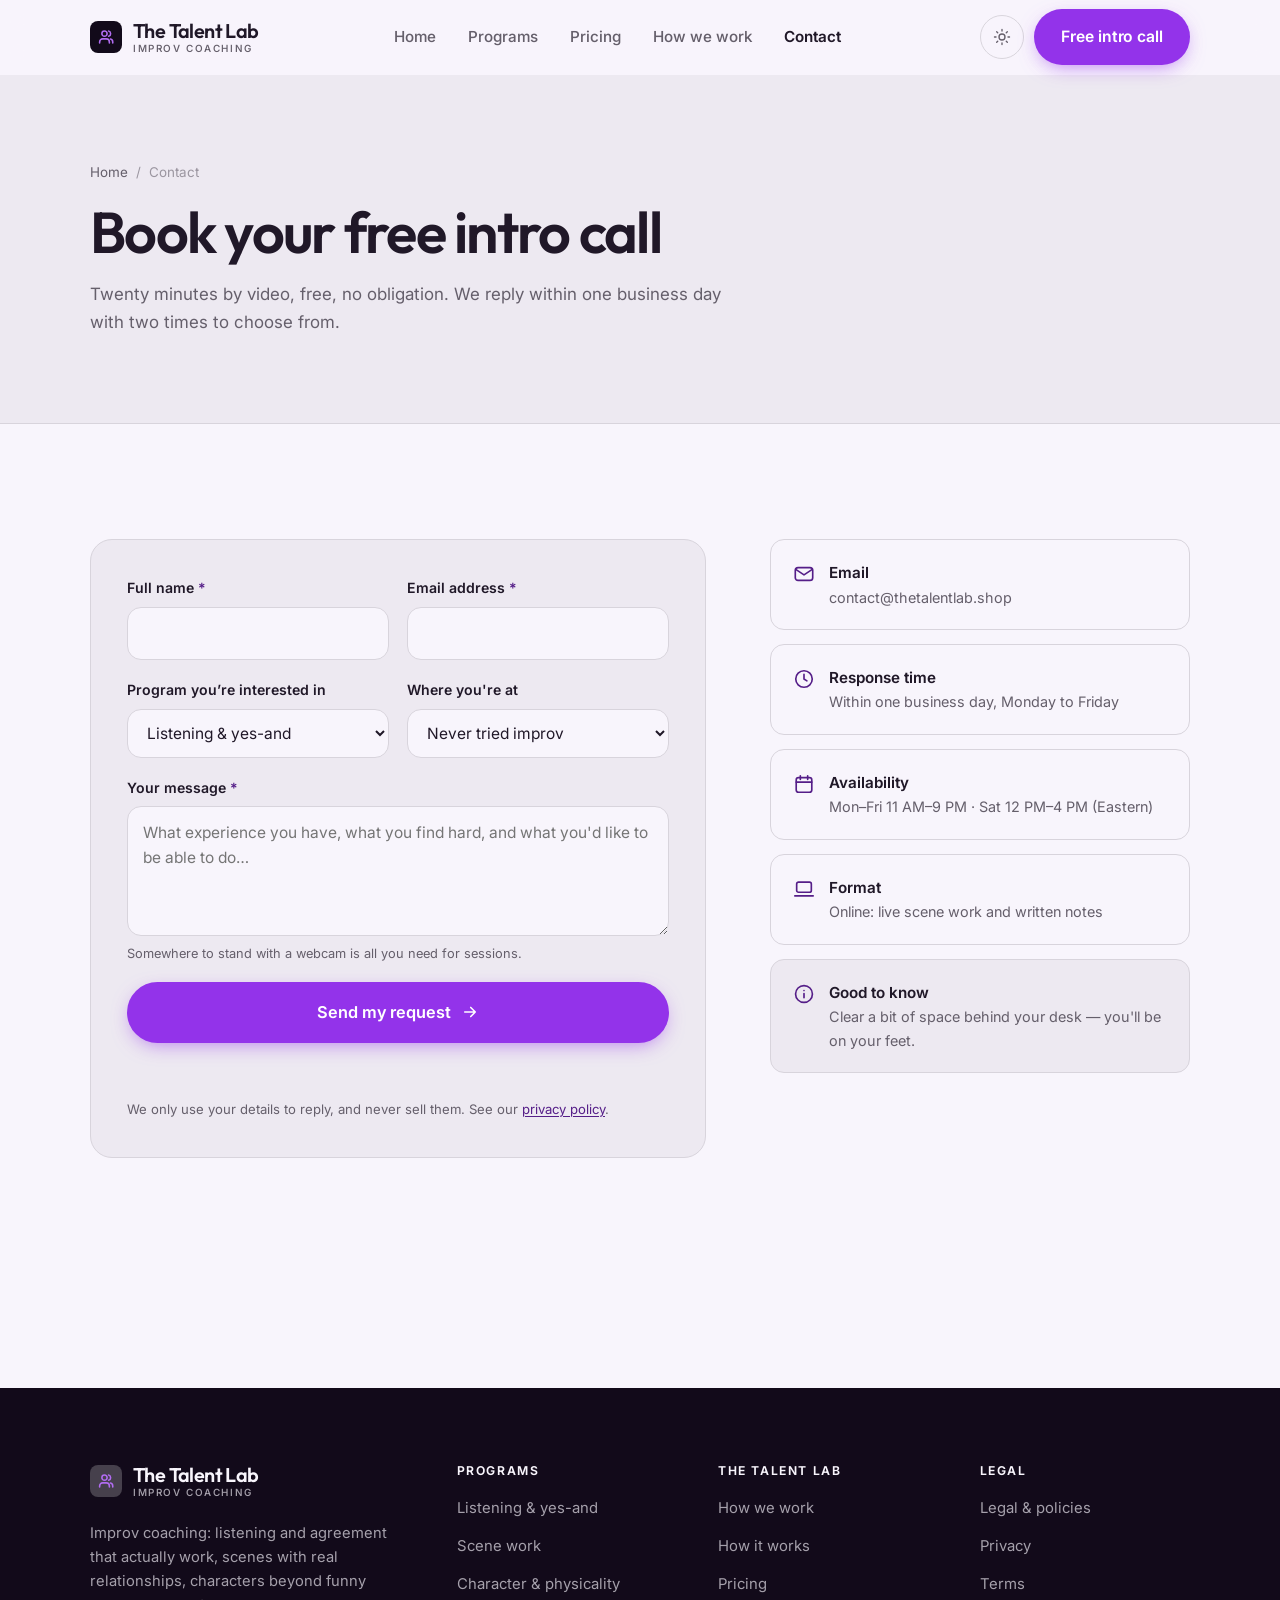
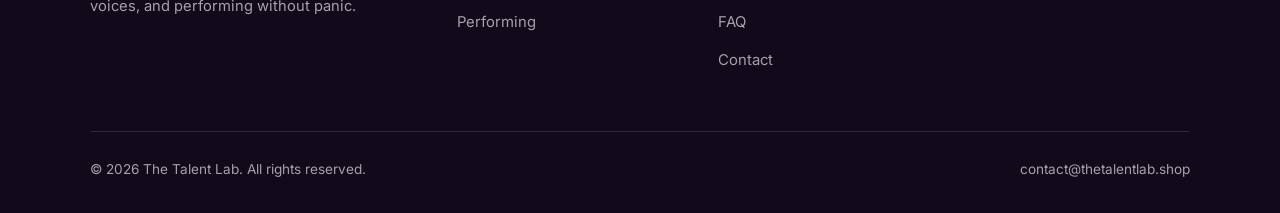
<file: contact.html>
<!DOCTYPE html>
<html lang="en" class="no-js">
<head>
<meta charset="utf-8">
<meta name="viewport" content="width=device-width, initial-scale=1">
<title>Contact — The Talent Lab</title>
<meta name="description" content="Book your free 20-minute intro call. We reply within one business day.">
<link rel="canonical" href="https://thetalentlab.shop/contact.html">

<meta property="og:type" content="website">
<meta property="og:url" content="https://thetalentlab.shop/contact.html">
<meta property="og:site_name" content="The Talent Lab">
<meta property="og:locale" content="en_US">
<meta property="og:title" content="Contact — The Talent Lab">
<meta property="og:description" content="Book your free 20-minute intro call. We reply within one business day.">
<meta name="theme-color" content="#120a1a">

<link rel="icon" href="assets/img/favicon.svg" type="image/svg+xml">
<link rel="preconnect" href="https://fonts.googleapis.com">
<link rel="preconnect" href="https://fonts.gstatic.com" crossorigin>
<link rel="stylesheet" href="https://fonts.googleapis.com/css2?family=Outfit:wght@400..700&family=Inter:wght@400..700&display=swap">
<link rel="stylesheet" href="assets/css/style.css">

<!-- Thème appliqué avant le premier rendu (évite le flash) -->
<script>
document.documentElement.classList.remove('no-js');
(function(){try{var t=localStorage.getItem('site-theme');if(t){document.documentElement.setAttribute('data-theme',t);}}catch(e){}})();
</script>
</head>

<body>
<a class="skip-link" href="#main">Skip to main content</a>

<header class="site-header">
  <nav class="wrap nav" aria-label="Main navigation">
    <a class="brand" href="index.html">
      <svg class="brand__mark" viewBox="0 0 64 64" aria-hidden="true">
        <rect class="bm-bg" width="64" height="64" rx="16"/>
        <g class="bm-ic" transform="translate(14 14) scale(1.5)" fill="none" stroke-width="2.1" stroke-linecap="round" stroke-linejoin="round"><path d="M16.5 20v-1.5a4 4 0 0 0-4-4h-5a4 4 0 0 0-4 4V20"/><circle cx="10" cy="7.5" r="3.5"/><path d="M21 20v-1.5a4 4 0 0 0-3-3.9M15.5 4.1a3.5 3.5 0 0 1 0 6.8"/></g>
      </svg>
      <span>The Talent Lab<span class="brand__sub">Improv coaching</span></span>
    </a>

    <ul class="nav__links" id="nav-links">
      <li><a href="index.html">Home</a></li>
      <li><a href="programs.html">Programs</a></li>
      <li><a href="index.html#pricing">Pricing</a></li>
      <li><a href="about.html">How we work</a></li>
      <li><a href="contact.html" aria-current="page">Contact</a></li>
      <li><a class="btn btn--primary" href="contact.html">Free intro call</a></li>
    </ul>

    <div class="nav__cta">
      <button class="theme-toggle" type="button" aria-label="Switch to dark theme">
        <svg class="icon-sun" viewBox="0 0 24 24" fill="none" stroke="currentColor" stroke-width="1.8" stroke-linecap="round" aria-hidden="true"><circle cx="12" cy="12" r="4"/><path d="M12 2v2m0 16v2M2 12h2m16 0h2M4.9 4.9l1.4 1.4m11.4 11.4 1.4 1.4M19.1 4.9l-1.4 1.4M6.3 17.7l-1.4 1.4"/></svg>
        <svg class="icon-moon" viewBox="0 0 24 24" fill="none" stroke="currentColor" stroke-width="1.8" stroke-linecap="round" stroke-linejoin="round" aria-hidden="true"><path d="M21 12.8A9 9 0 1 1 11.2 3a7 7 0 0 0 9.8 9.8z"/></svg>
      </button>
      <a class="btn btn--primary" href="contact.html">Free intro call</a>
      <button class="nav__toggle" type="button" aria-expanded="false" aria-controls="nav-links" aria-label="Open menu">
        <svg class="icon-open" viewBox="0 0 24 24" fill="none" stroke="currentColor" stroke-width="2" stroke-linecap="round" aria-hidden="true"><path d="M3 6h18M3 12h18M3 18h18"/></svg>
        <svg class="icon-close" viewBox="0 0 24 24" fill="none" stroke="currentColor" stroke-width="2" stroke-linecap="round" aria-hidden="true"><path d="M6 6l12 12M18 6L6 18"/></svg>
      </button>
    </div>
  </nav>
</header>

<main id="main">

<section class="page-head">
  <div class="wrap">
    <nav class="breadcrumb" aria-label="Breadcrumb">
      <a href="index.html">Home</a><span>/</span><span aria-current="page">Contact</span>
    </nav>
    <h1>Book your free intro call</h1>
    <p>Twenty minutes by video, free, no obligation. We reply within one business day with two times to choose from.</p>
  </div>
</section>

<section class="section wrap">
  <div class="form-layout">

    <!--
      FORM: the action attribute holds a placeholder id. Create a free form at
      https://formspree.io and replace VOTRE_ID_FORMSPREE. Until then, the button
      opens the visitor's email app with a pre-filled message to contact@thetalentlab.shop.
    -->
    <form class="form" id="contact-form" action="https://formspree.io/f/VOTRE_ID_FORMSPREE" method="POST"
          data-email="contact@thetalentlab.shop" data-subject="Intro call request"
          data-msg-mail="Your email app will open with the message ready to send." data-msg-sending="Sending…"
          data-msg-ok="Thanks! Your message is on its way. We reply within one business day." data-msg-err="Sending failed. Please email us directly at">
      <div class="form__row">
        <div class="field">
          <label for="nom">Full name <span class="req" aria-hidden="true">*</span></label>
          <input type="text" id="nom" name="nom" autocomplete="name" required>
        </div>
        <div class="field">
          <label for="email">Email address <span class="req" aria-hidden="true">*</span></label>
          <input type="email" id="email" name="email" autocomplete="email" required>
        </div>
      </div>

      <div class="form__row">
        <div class="field">
          <label for="programme">Program you’re interested in</label>
          <select id="programme" name="programme">
            <option>Listening &amp; yes-and</option>
            <option>Scene work</option>
            <option>Character &amp; physicality</option>
            <option>Performing</option>
            <option>Not sure yet</option>
          </select>
        </div>
        <div class="field">
          <label for="niveau">Where you're at</label>
          <select id="niveau" name="niveau">
            <option>Never tried improv</option>
            <option>Took a class or two</option>
            <option>Playing regularly</option>
            <option>On a team</option>
          </select>
        </div>
      </div>

      <div class="field">
        <label for="message">Your message <span class="req" aria-hidden="true">*</span></label>
        <textarea id="message" name="message" required placeholder="What experience you have, what you find hard, and what you'd like to be able to do…"></textarea>
        <span class="field__hint">Somewhere to stand with a webcam is all you need for sessions.</span>
      </div>

      <!-- Bot trap: hidden from humans -->
      <div class="visually-hidden" aria-hidden="true">
        <label for="site-web">Leave this field empty</label>
        <input type="text" id="site-web" name="_gotcha" tabindex="-1" autocomplete="off">
      </div>

      <button class="btn btn--primary btn--lg" type="submit">Send my request <svg viewBox="0 0 24 24" fill="none" stroke="currentColor" stroke-width="2.2" stroke-linecap="round" stroke-linejoin="round" aria-hidden="true"><path d="M5 12h14M13 6l6 6-6 6"/></svg></button>

      <p id="form-status" class="form__status" role="status" aria-live="polite"></p>

      <p class="form__note">
        We only use your details to reply, and never sell them. See our <a href="legal.html#privacy">privacy policy</a>.
      </p>
    </form>

    <aside class="contact-aside">
      <div class="contact-card">
        <svg viewBox="0 0 24 24" fill="none" stroke="currentColor" stroke-width="1.8" stroke-linecap="round" stroke-linejoin="round" aria-hidden="true"><rect x="2.5" y="5" width="19" height="14" rx="3"/><path d="M3 7l9 6 9-6"/></svg>
        <div><b>Email</b><a href="mailto:contact@thetalentlab.shop">contact@thetalentlab.shop</a></div>
      </div>
      <div class="contact-card">
        <svg viewBox="0 0 24 24" fill="none" stroke="currentColor" stroke-width="1.8" stroke-linecap="round" stroke-linejoin="round" aria-hidden="true"><circle cx="12" cy="12" r="9"/><path d="M12 7v5l3.2 2"/></svg>
        <div><b>Response time</b><span>Within one business day, Monday to Friday</span></div>
      </div>
      <div class="contact-card">
        <svg viewBox="0 0 24 24" fill="none" stroke="currentColor" stroke-width="1.8" stroke-linecap="round" stroke-linejoin="round" aria-hidden="true"><rect x="3.5" y="5" width="17" height="16" rx="2.5"/><path d="M8 3v4M16 3v4M3.5 10h17"/></svg>
        <div><b>Availability</b><span>Mon–Fri 11 AM–9 PM · Sat 12 PM–4 PM (Eastern)</span></div>
      </div>
      <div class="contact-card">
        <svg viewBox="0 0 24 24" fill="none" stroke="currentColor" stroke-width="1.8" stroke-linecap="round" stroke-linejoin="round" aria-hidden="true"><rect x="4" y="4.5" width="16" height="11" rx="2"/><path d="M2 19.5h20"/></svg>
        <div><b>Format</b><span>Online: live scene work and written notes</span></div>
      </div>
      <div class="contact-card contact-card--soft">
        <svg viewBox="0 0 24 24" fill="none" stroke="currentColor" stroke-width="1.8" stroke-linecap="round" stroke-linejoin="round" aria-hidden="true"><circle cx="12" cy="12" r="9.2"/><path d="M12 16v-4.5M12 8.2v.1"/></svg>
        <div><b>Good to know</b><span>Clear a bit of space behind your desk — you'll be on your feet.</span></div>
      </div>
    </aside>

  </div>
</section>

</main>

<footer class="site-footer">
  <div class="wrap">
    <div class="footer__grid">
      <div class="footer__brand">
        <a class="brand" href="index.html">
          <svg class="brand__mark" viewBox="0 0 64 64" aria-hidden="true">
        <rect class="bm-bg" width="64" height="64" rx="16"/>
        <g class="bm-ic" transform="translate(14 14) scale(1.5)" fill="none" stroke-width="2.1" stroke-linecap="round" stroke-linejoin="round"><path d="M16.5 20v-1.5a4 4 0 0 0-4-4h-5a4 4 0 0 0-4 4V20"/><circle cx="10" cy="7.5" r="3.5"/><path d="M21 20v-1.5a4 4 0 0 0-3-3.9M15.5 4.1a3.5 3.5 0 0 1 0 6.8"/></g>
      </svg>
          <span>The Talent Lab<span class="brand__sub">Improv coaching</span></span>
        </a>
        <p>Improv coaching: listening and agreement that actually work, scenes with real relationships, characters beyond funny voices, and performing without panic.</p>
      </div>

      <div class="footer__col">
        <h4>Programs</h4>
        <ul>
          <li><a href="programs.html#basics">Listening &amp; yes-and</a></li>
          <li><a href="programs.html#scenes">Scene work</a></li>
          <li><a href="programs.html#character">Character &amp; physicality</a></li>
          <li><a href="programs.html#perform">Performing</a></li>
        </ul>
      </div>

      <div class="footer__col">
        <h4>The Talent Lab</h4>
        <ul>
          <li><a href="about.html">How we work</a></li>
          <li><a href="index.html#how-it-works">How it works</a></li>
          <li><a href="index.html#pricing">Pricing</a></li>
          <li><a href="index.html#faq">FAQ</a></li>
          <li><a href="contact.html">Contact</a></li>
        </ul>
      </div>

      <div class="footer__col">
        <h4>Legal</h4>
        <ul>
          <li><a href="legal.html">Legal &amp; policies</a></li>
          <li><a href="legal.html#privacy">Privacy</a></li>
          <li><a href="legal.html#terms">Terms</a></li>
        </ul>
      </div>
    </div>

    <div class="footer__bottom">
      <p>© <span data-year>2026</span> The Talent Lab. All rights reserved.</p>
      <p><a href="mailto:contact@thetalentlab.shop">contact@thetalentlab.shop</a></p>
    </div>
  </div>
</footer>

<script src="assets/js/main.js" defer></script>
</body>
</html>
</file>
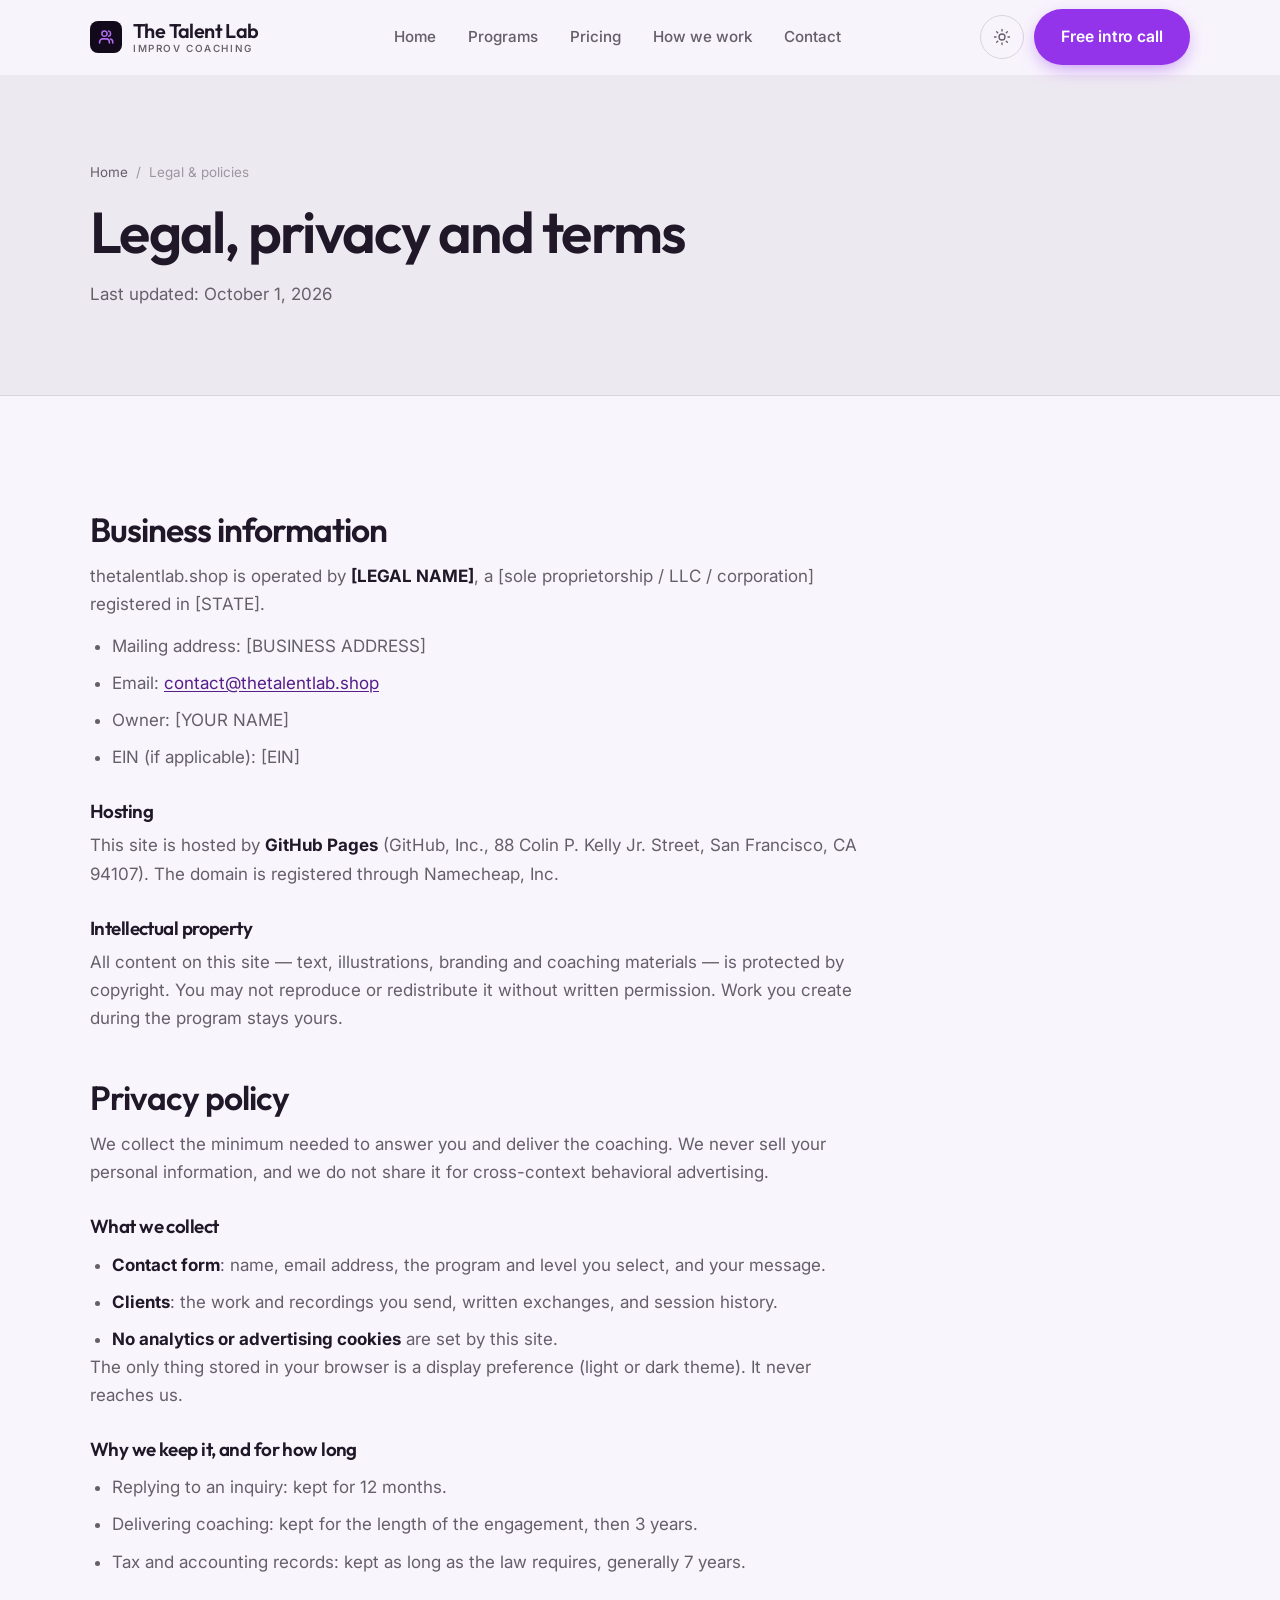
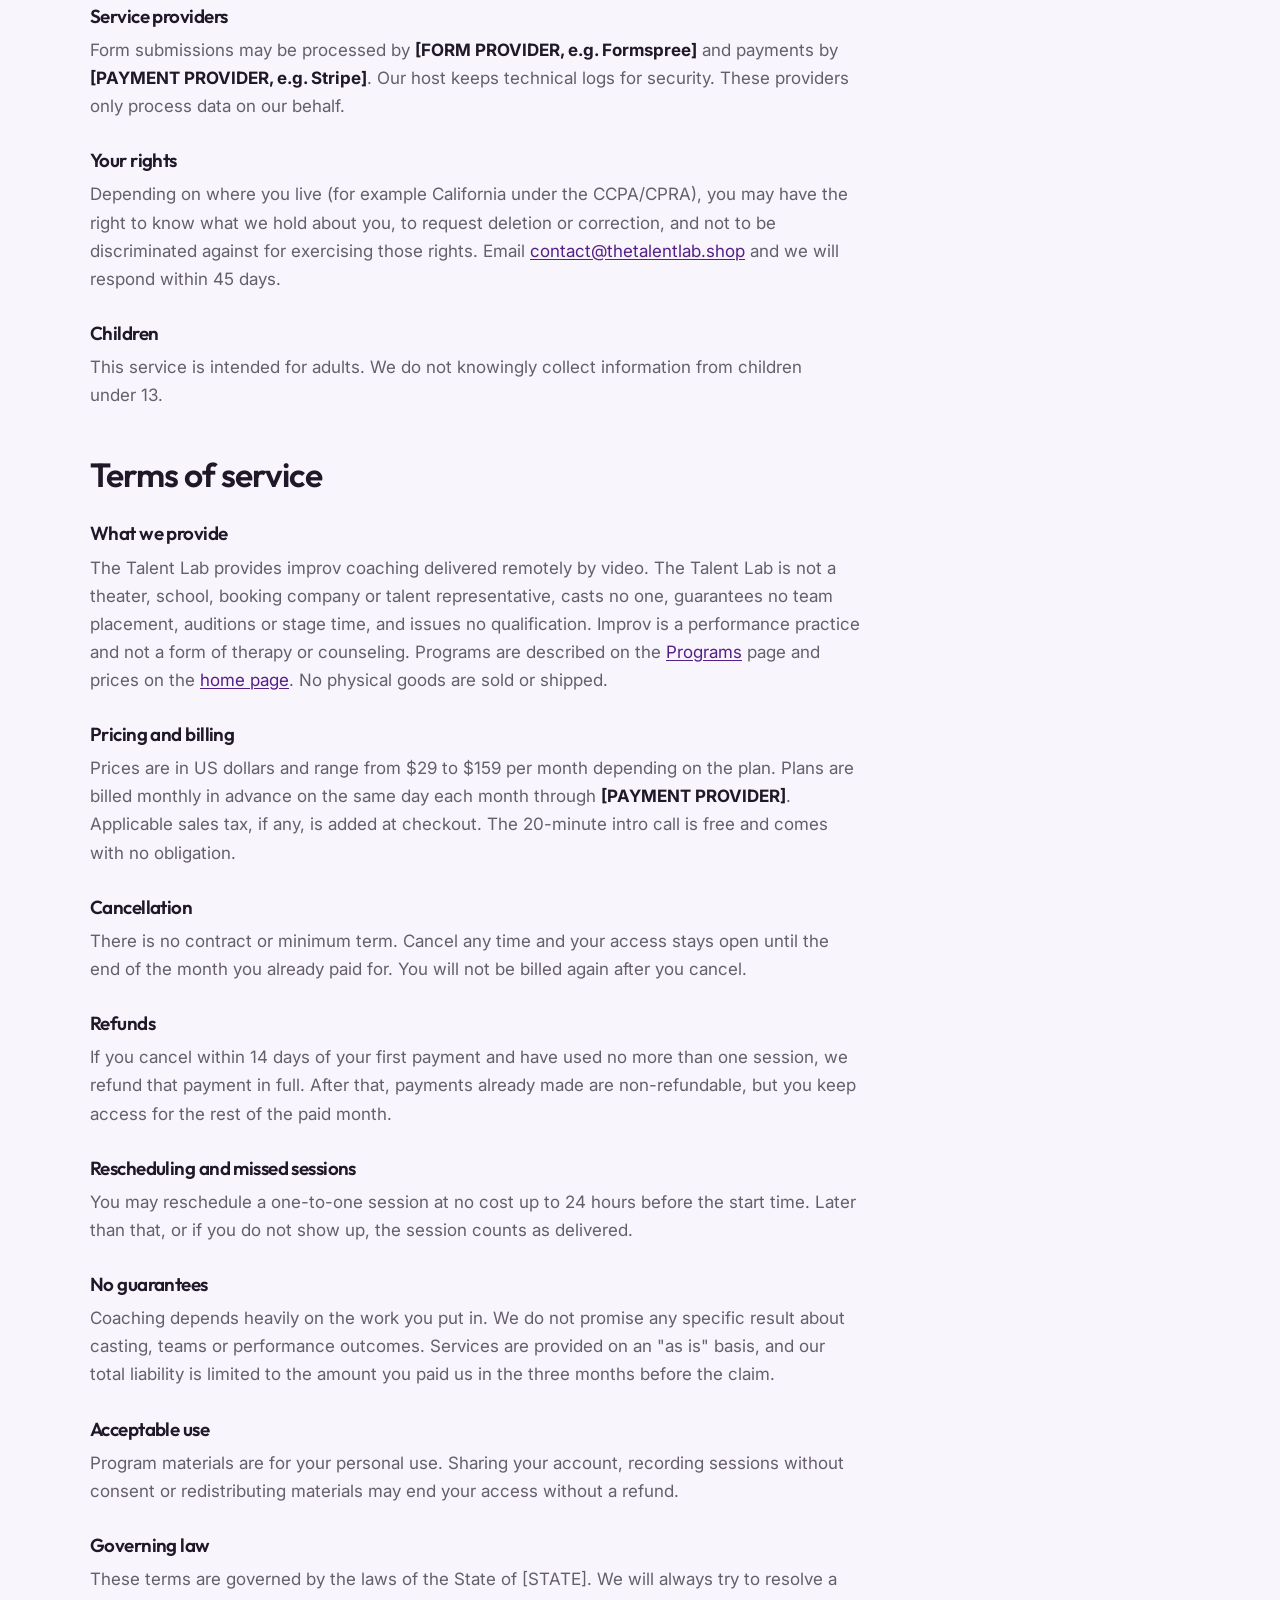
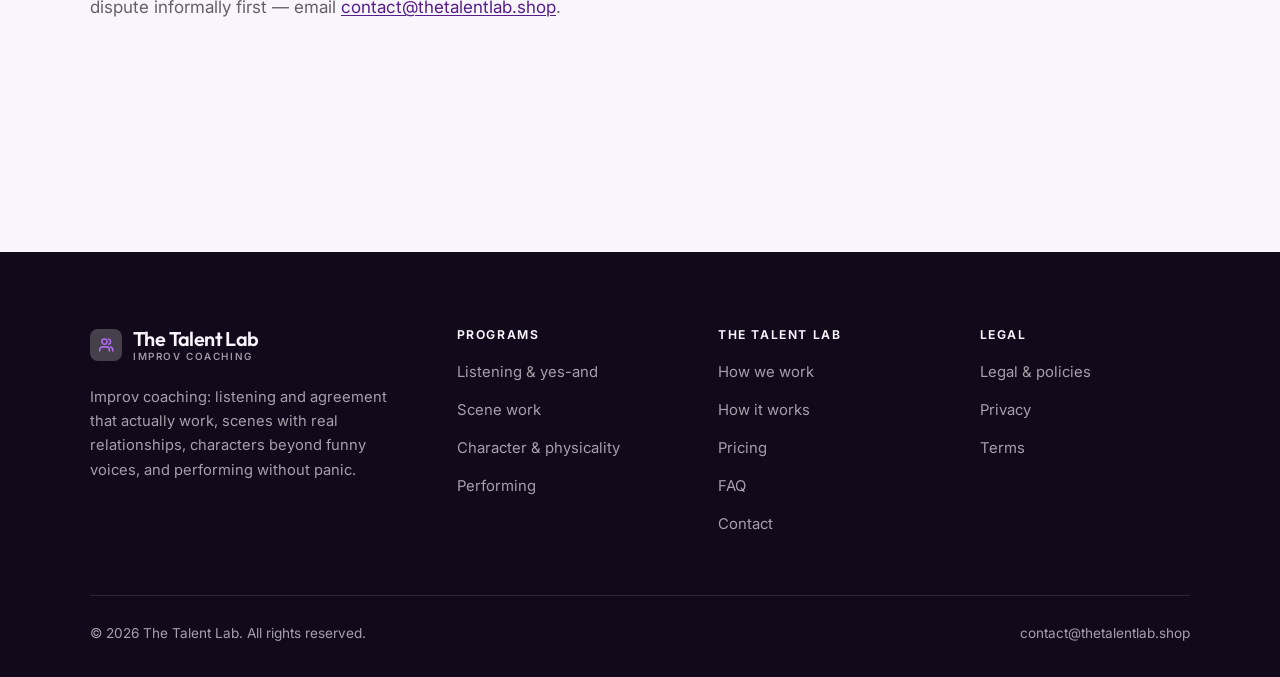
<file: legal.html>
<!DOCTYPE html>
<html lang="en" class="no-js">
<head>
<meta charset="utf-8">
<meta name="viewport" content="width=device-width, initial-scale=1">
<title>Legal, privacy and terms — The Talent Lab</title>
<meta name="description" content="Business information, privacy policy and terms of service for The Talent Lab.">
<meta name="robots" content="noindex">

<meta property="og:type" content="website">
<meta property="og:url" content="https://thetalentlab.shop/legal.html">
<meta property="og:site_name" content="The Talent Lab">
<meta property="og:locale" content="en_US">
<meta property="og:title" content="Legal, privacy and terms — The Talent Lab">
<meta property="og:description" content="Business information, privacy policy and terms of service for The Talent Lab.">
<meta name="theme-color" content="#120a1a">

<link rel="icon" href="assets/img/favicon.svg" type="image/svg+xml">
<link rel="preconnect" href="https://fonts.googleapis.com">
<link rel="preconnect" href="https://fonts.gstatic.com" crossorigin>
<link rel="stylesheet" href="https://fonts.googleapis.com/css2?family=Outfit:wght@400..700&family=Inter:wght@400..700&display=swap">
<link rel="stylesheet" href="assets/css/style.css">

<!-- Thème appliqué avant le premier rendu (évite le flash) -->
<script>
document.documentElement.classList.remove('no-js');
(function(){try{var t=localStorage.getItem('site-theme');if(t){document.documentElement.setAttribute('data-theme',t);}}catch(e){}})();
</script>
</head>

<body>
<a class="skip-link" href="#main">Skip to main content</a>

<header class="site-header">
  <nav class="wrap nav" aria-label="Main navigation">
    <a class="brand" href="index.html">
      <svg class="brand__mark" viewBox="0 0 64 64" aria-hidden="true">
        <rect class="bm-bg" width="64" height="64" rx="16"/>
        <g class="bm-ic" transform="translate(14 14) scale(1.5)" fill="none" stroke-width="2.1" stroke-linecap="round" stroke-linejoin="round"><path d="M16.5 20v-1.5a4 4 0 0 0-4-4h-5a4 4 0 0 0-4 4V20"/><circle cx="10" cy="7.5" r="3.5"/><path d="M21 20v-1.5a4 4 0 0 0-3-3.9M15.5 4.1a3.5 3.5 0 0 1 0 6.8"/></g>
      </svg>
      <span>The Talent Lab<span class="brand__sub">Improv coaching</span></span>
    </a>

    <ul class="nav__links" id="nav-links">
      <li><a href="index.html">Home</a></li>
      <li><a href="programs.html">Programs</a></li>
      <li><a href="index.html#pricing">Pricing</a></li>
      <li><a href="about.html">How we work</a></li>
      <li><a href="contact.html">Contact</a></li>
      <li><a class="btn btn--primary" href="contact.html">Free intro call</a></li>
    </ul>

    <div class="nav__cta">
      <button class="theme-toggle" type="button" aria-label="Switch to dark theme">
        <svg class="icon-sun" viewBox="0 0 24 24" fill="none" stroke="currentColor" stroke-width="1.8" stroke-linecap="round" aria-hidden="true"><circle cx="12" cy="12" r="4"/><path d="M12 2v2m0 16v2M2 12h2m16 0h2M4.9 4.9l1.4 1.4m11.4 11.4 1.4 1.4M19.1 4.9l-1.4 1.4M6.3 17.7l-1.4 1.4"/></svg>
        <svg class="icon-moon" viewBox="0 0 24 24" fill="none" stroke="currentColor" stroke-width="1.8" stroke-linecap="round" stroke-linejoin="round" aria-hidden="true"><path d="M21 12.8A9 9 0 1 1 11.2 3a7 7 0 0 0 9.8 9.8z"/></svg>
      </button>
      <a class="btn btn--primary" href="contact.html">Free intro call</a>
      <button class="nav__toggle" type="button" aria-expanded="false" aria-controls="nav-links" aria-label="Open menu">
        <svg class="icon-open" viewBox="0 0 24 24" fill="none" stroke="currentColor" stroke-width="2" stroke-linecap="round" aria-hidden="true"><path d="M3 6h18M3 12h18M3 18h18"/></svg>
        <svg class="icon-close" viewBox="0 0 24 24" fill="none" stroke="currentColor" stroke-width="2" stroke-linecap="round" aria-hidden="true"><path d="M6 6l12 12M18 6L6 18"/></svg>
      </button>
    </div>
  </nav>
</header>

<main id="main">

<section class="page-head">
  <div class="wrap">
    <nav class="breadcrumb" aria-label="Breadcrumb">
      <a href="index.html">Home</a><span>/</span><span aria-current="page">Legal &amp; policies</span>
    </nav>
    <h1>Legal, privacy and terms</h1>
    <p>Last updated: <time datetime="2026-10-01">October 1, 2026</time></p>
  </div>
</section>

<section class="section wrap">
  <div class="prose">

    <!--
      TO DO: this is a skeleton, not legal advice. Replace every [BRACKET] with
      your real details before selling, and have a lawyer review it if you can.
      Consumer protection rules differ by state.
    -->

    <h2 id="business">Business information</h2>
    <p>
      thetalentlab.shop is operated by <strong>[LEGAL NAME]</strong>, a [sole proprietorship / LLC / corporation]
      registered in [STATE].
    </p>
    <ul>
      <li>Mailing address: [BUSINESS ADDRESS]</li>
      <li>Email: <a href="mailto:contact@thetalentlab.shop">contact@thetalentlab.shop</a></li>
      <li>Owner: [YOUR NAME]</li>
      <li>EIN (if applicable): [EIN]</li>
    </ul>

    <h3>Hosting</h3>
    <p>
      This site is hosted by <strong>GitHub Pages</strong> (GitHub, Inc., 88 Colin P. Kelly Jr. Street,
      San Francisco, CA 94107). The domain is registered through Namecheap, Inc.
    </p>

    <h3>Intellectual property</h3>
    <p>
      All content on this site — text, illustrations, branding and coaching materials — is protected by
      copyright. You may not reproduce or redistribute it without written permission. Work you create during
      the program stays yours.
    </p>

    <h2 id="privacy">Privacy policy</h2>
    <p>
      We collect the minimum needed to answer you and deliver the coaching. We never sell your personal
      information, and we do not share it for cross-context behavioral advertising.
    </p>
    <h3>What we collect</h3>
    <ul>
      <li><strong>Contact form</strong>: name, email address, the program and level you select, and your message.</li>
      <li><strong>Clients</strong>: the work and recordings you send, written exchanges, and session history.</li>
      <li><strong>No analytics or advertising cookies</strong> are set by this site.</li>
    </ul>
    <p>
      The only thing stored in your browser is a display preference (light or dark theme). It never reaches us.
    </p>
    <h3>Why we keep it, and for how long</h3>
    <ul>
      <li>Replying to an inquiry: kept for 12 months.</li>
      <li>Delivering coaching: kept for the length of the engagement, then 3 years.</li>
      <li>Tax and accounting records: kept as long as the law requires, generally 7 years.</li>
    </ul>
    <h3>Service providers</h3>
    <p>
      Form submissions may be processed by <strong>[FORM PROVIDER, e.g. Formspree]</strong> and payments by
      <strong>[PAYMENT PROVIDER, e.g. Stripe]</strong>. Our host keeps technical logs for security. These
      providers only process data on our behalf.
    </p>
    <h3>Your rights</h3>
    <p>
      Depending on where you live (for example California under the CCPA/CPRA), you may have the right to
      know what we hold about you, to request deletion or correction, and not to be discriminated against for
      exercising those rights. Email <a href="mailto:contact@thetalentlab.shop">contact@thetalentlab.shop</a> and we will respond within 45 days.
    </p>
    <h3>Children</h3>
    <p>
      This service is intended for adults. We do not knowingly collect information from children under 13.
    </p>

    <h2 id="terms">Terms of service</h2>
    <h3>What we provide</h3>
    <p>
      The Talent Lab provides improv coaching delivered remotely by video. The Talent Lab is not a theater, school, booking company or talent representative, casts no one, guarantees no team placement, auditions or stage time, and issues no qualification. Improv is a performance practice and not a form of therapy or counseling. Programs are described on the
      <a href="programs.html">Programs</a> page and prices on the <a href="index.html#pricing">home page</a>.
      No physical goods are sold or shipped.
    </p>
    <h3>Pricing and billing</h3>
    <p>
      Prices are in US dollars and range from $29 to $159 per month
      depending on the plan. Plans are billed monthly in advance on the same day each month through
      <strong>[PAYMENT PROVIDER]</strong>. Applicable sales tax, if any, is added at checkout.
      The 20-minute intro call is free and comes with no obligation.
    </p>
    <h3>Cancellation</h3>
    <p>
      There is no contract or minimum term. Cancel any time and your access stays open until the end of the
      month you already paid for. You will not be billed again after you cancel.
    </p>
    <h3>Refunds</h3>
    <p>
      If you cancel within 14 days of your first payment and have used no more than one session, we refund
      that payment in full. After that, payments already made are non-refundable, but you keep access for the
      rest of the paid month.
    </p>
    <h3>Rescheduling and missed sessions</h3>
    <p>
      You may reschedule a one-to-one session at no cost up to 24 hours before the start time. Later than
      that, or if you do not show up, the session counts as delivered.
    </p>
    <h3>No guarantees</h3>
    <p>
      Coaching depends heavily on the work you put in. We do not promise any specific result
      about casting, teams or performance outcomes. Services are provided on an "as is" basis, and our total
      liability is limited to the amount you paid us in the three months before the claim.
    </p>
    <h3>Acceptable use</h3>
    <p>
      Program materials are for your personal use. Sharing your account, recording sessions without consent
      or redistributing materials may end your access without a refund.
    </p>
    <h3>Governing law</h3>
    <p>
      These terms are governed by the laws of the State of [STATE]. We will always try to resolve a dispute
      informally first — email <a href="mailto:contact@thetalentlab.shop">contact@thetalentlab.shop</a>.
    </p>

  </div>
</section>

</main>

<footer class="site-footer">
  <div class="wrap">
    <div class="footer__grid">
      <div class="footer__brand">
        <a class="brand" href="index.html">
          <svg class="brand__mark" viewBox="0 0 64 64" aria-hidden="true">
        <rect class="bm-bg" width="64" height="64" rx="16"/>
        <g class="bm-ic" transform="translate(14 14) scale(1.5)" fill="none" stroke-width="2.1" stroke-linecap="round" stroke-linejoin="round"><path d="M16.5 20v-1.5a4 4 0 0 0-4-4h-5a4 4 0 0 0-4 4V20"/><circle cx="10" cy="7.5" r="3.5"/><path d="M21 20v-1.5a4 4 0 0 0-3-3.9M15.5 4.1a3.5 3.5 0 0 1 0 6.8"/></g>
      </svg>
          <span>The Talent Lab<span class="brand__sub">Improv coaching</span></span>
        </a>
        <p>Improv coaching: listening and agreement that actually work, scenes with real relationships, characters beyond funny voices, and performing without panic.</p>
      </div>

      <div class="footer__col">
        <h4>Programs</h4>
        <ul>
          <li><a href="programs.html#basics">Listening &amp; yes-and</a></li>
          <li><a href="programs.html#scenes">Scene work</a></li>
          <li><a href="programs.html#character">Character &amp; physicality</a></li>
          <li><a href="programs.html#perform">Performing</a></li>
        </ul>
      </div>

      <div class="footer__col">
        <h4>The Talent Lab</h4>
        <ul>
          <li><a href="about.html">How we work</a></li>
          <li><a href="index.html#how-it-works">How it works</a></li>
          <li><a href="index.html#pricing">Pricing</a></li>
          <li><a href="index.html#faq">FAQ</a></li>
          <li><a href="contact.html">Contact</a></li>
        </ul>
      </div>

      <div class="footer__col">
        <h4>Legal</h4>
        <ul>
          <li><a href="legal.html">Legal &amp; policies</a></li>
          <li><a href="legal.html#privacy">Privacy</a></li>
          <li><a href="legal.html#terms">Terms</a></li>
        </ul>
      </div>
    </div>

    <div class="footer__bottom">
      <p>© <span data-year>2026</span> The Talent Lab. All rights reserved.</p>
      <p><a href="mailto:contact@thetalentlab.shop">contact@thetalentlab.shop</a></p>
    </div>
  </div>
</footer>

<script src="assets/js/main.js" defer></script>
</body>
</html>
</file>
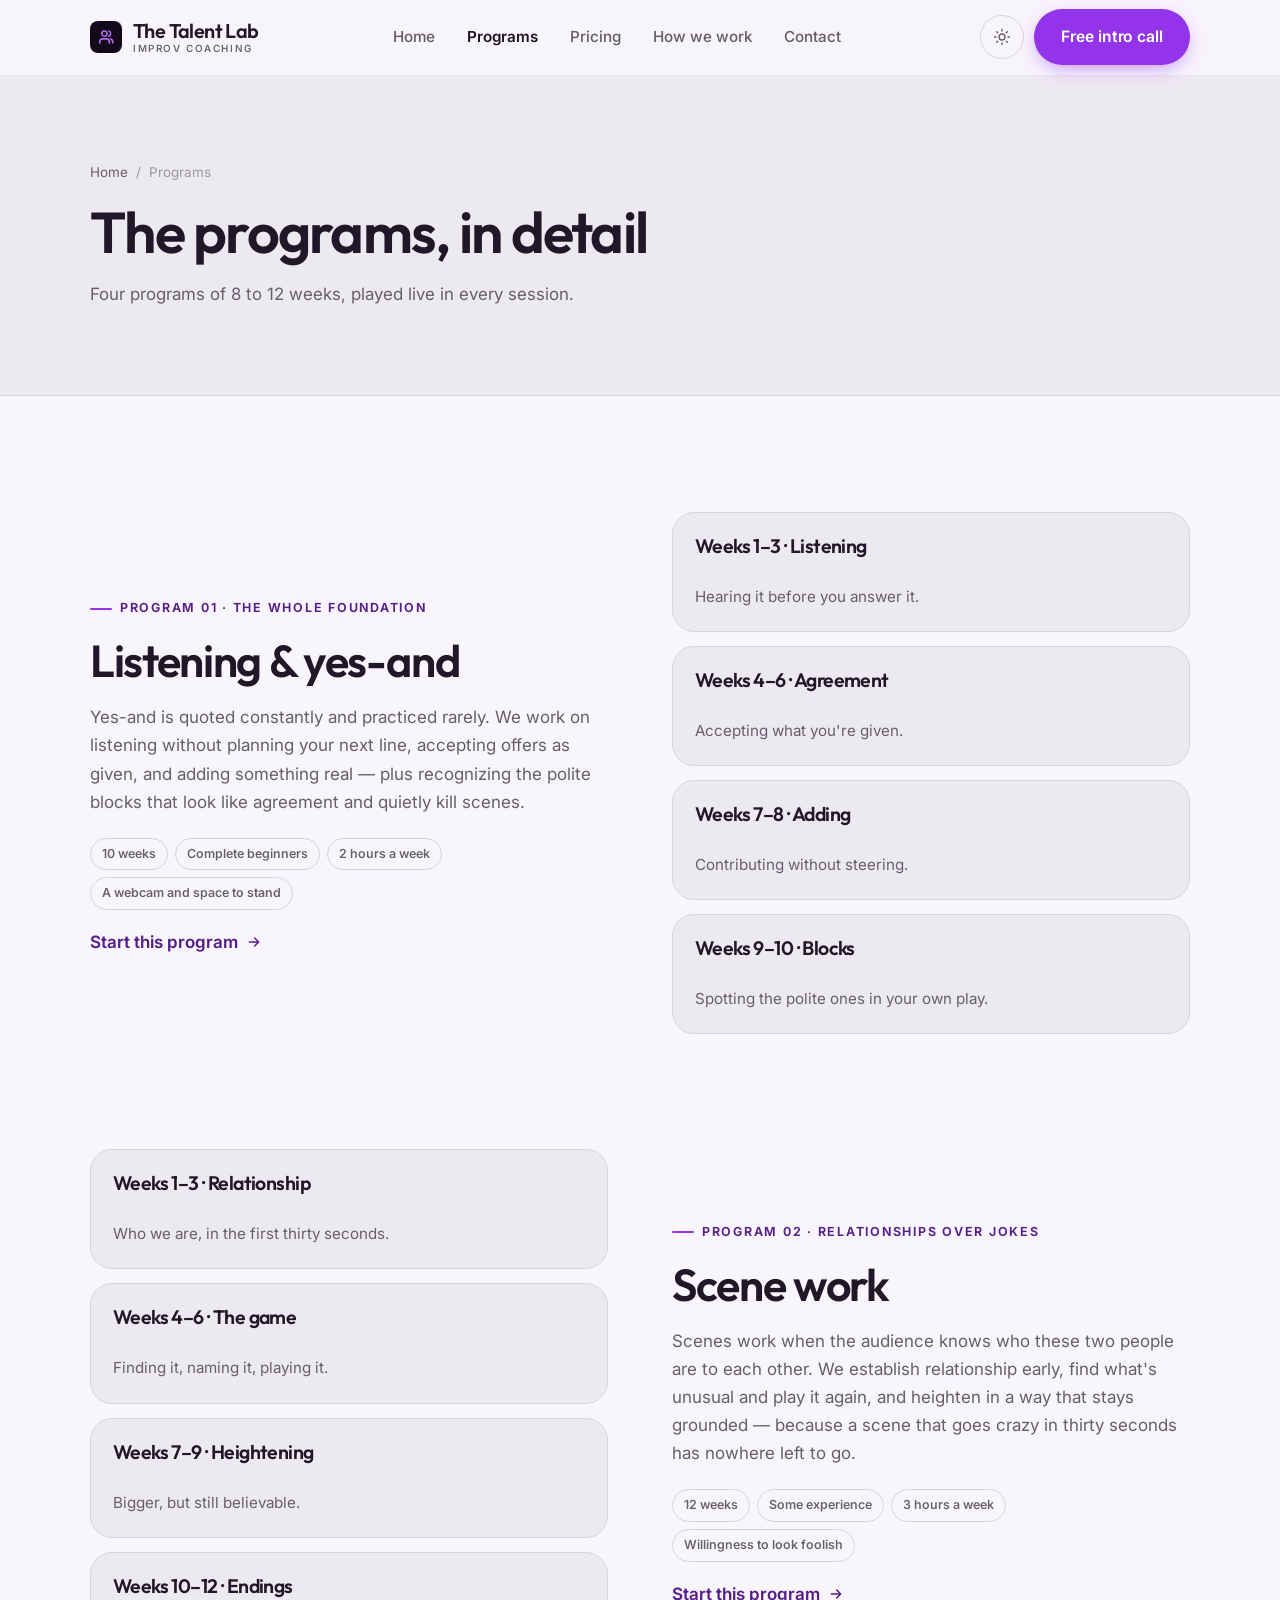
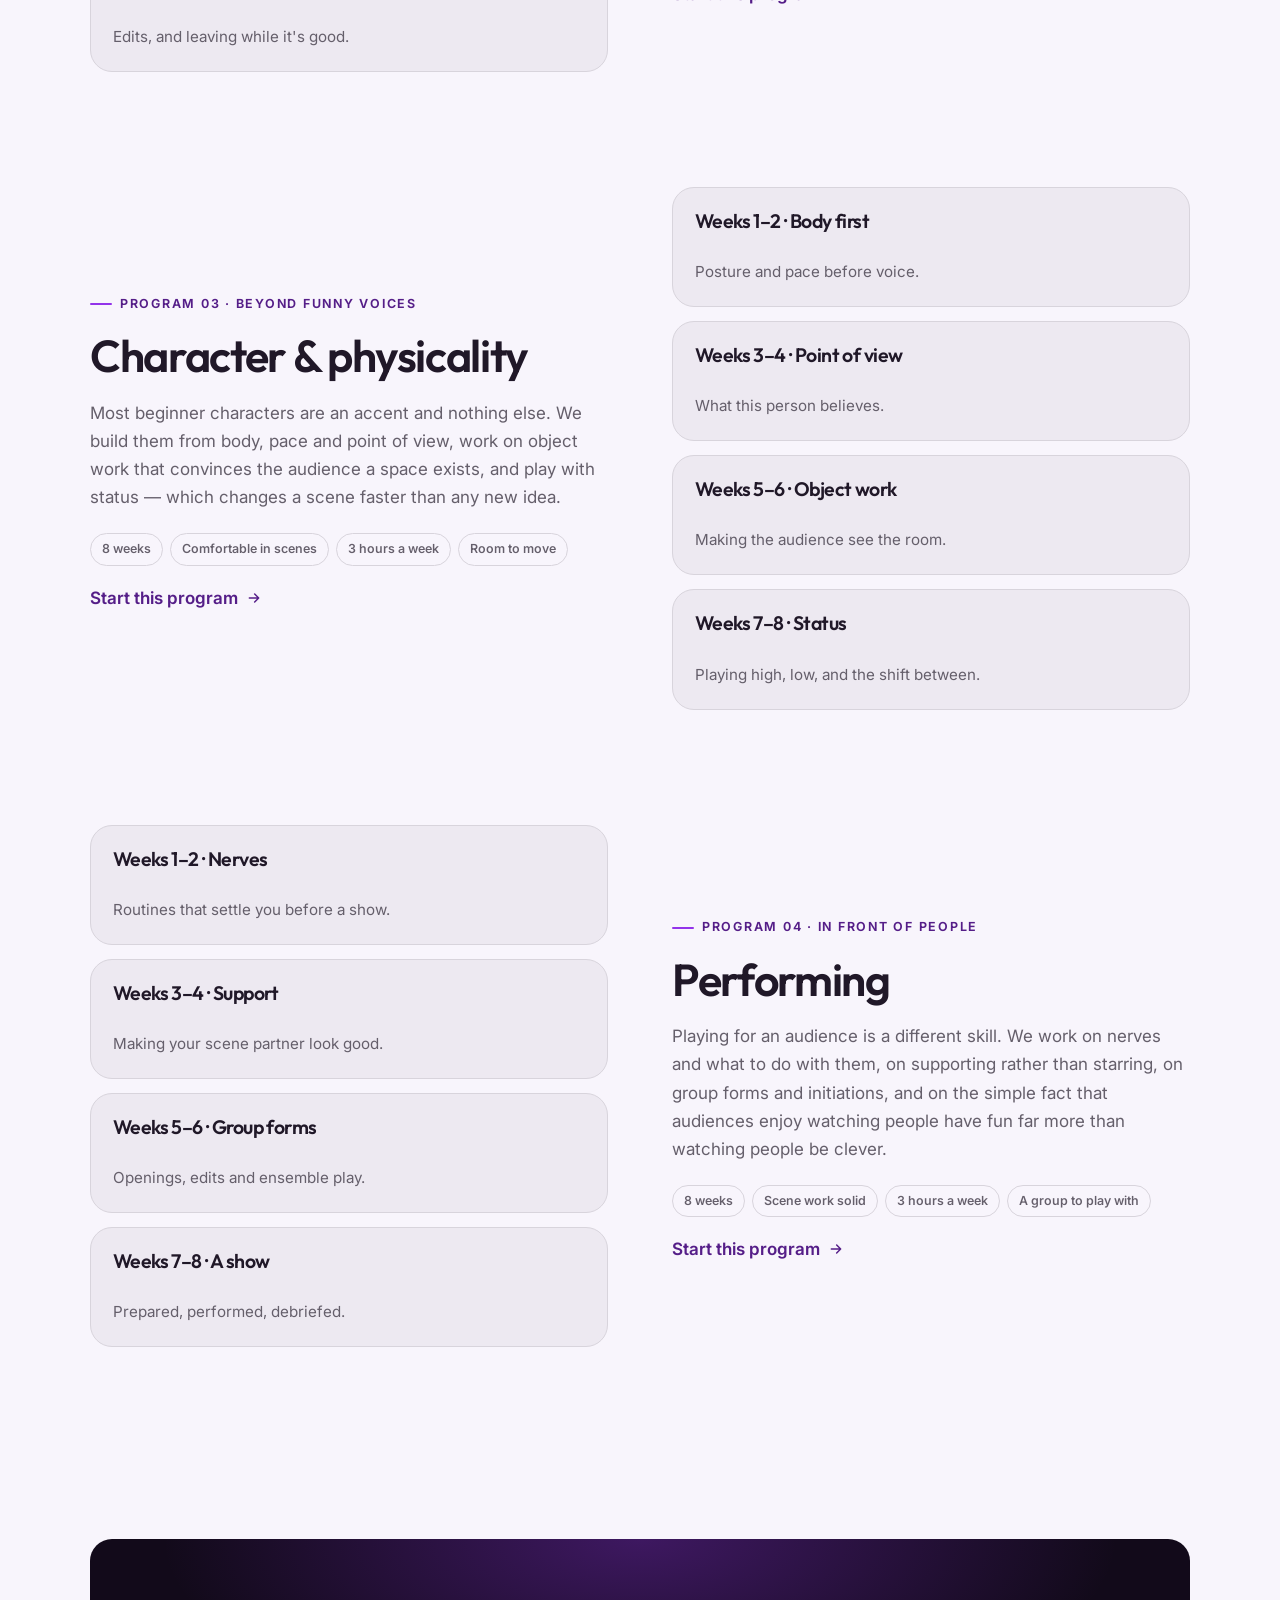
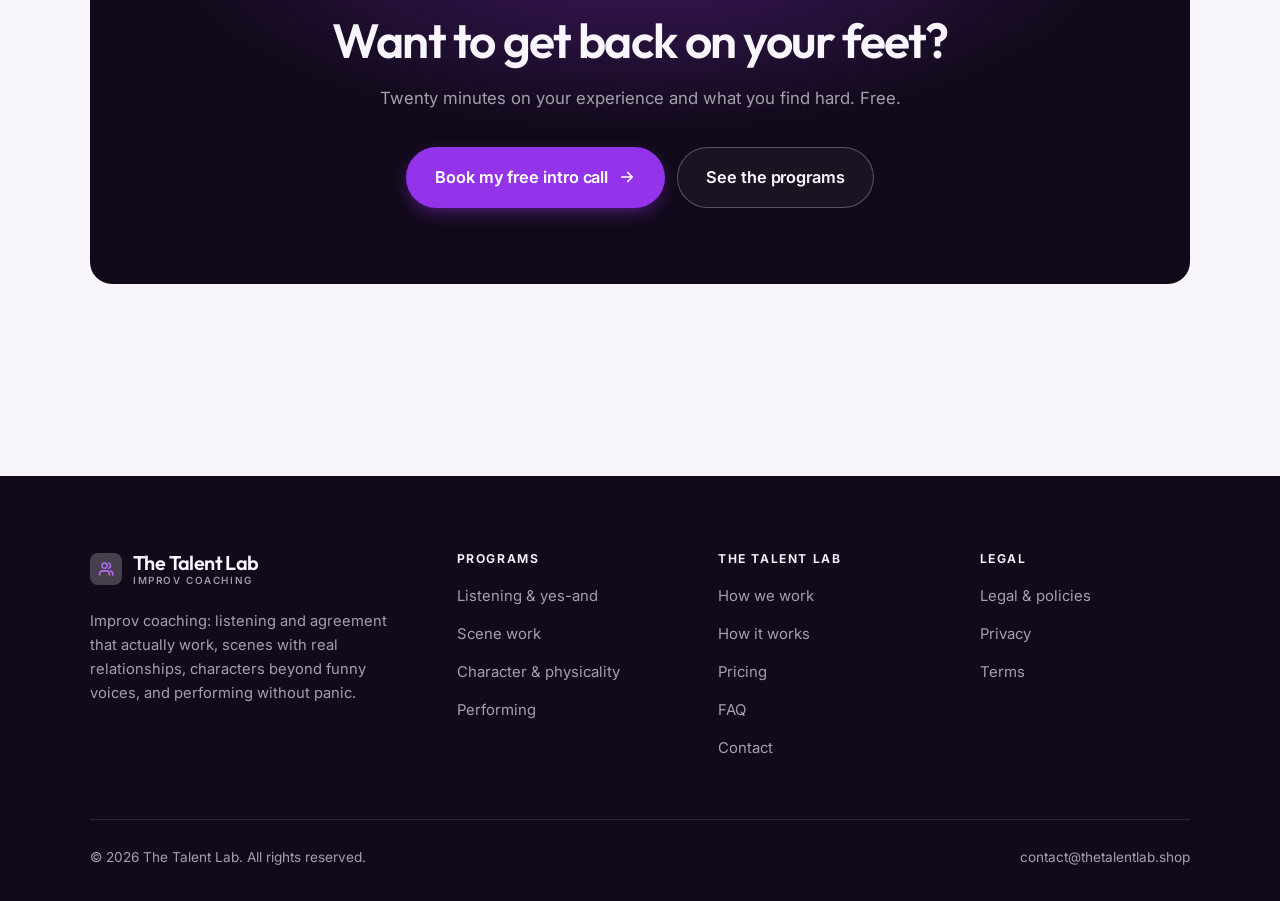
<file: programs.html>
<!DOCTYPE html>
<html lang="en" class="no-js">
<head>
<meta charset="utf-8">
<meta name="viewport" content="width=device-width, initial-scale=1">
<title>Programs — The Talent Lab</title>
<meta name="description" content="Improv coaching programs: listening and yes-and, scene work, character and physicality, performing.">
<link rel="canonical" href="https://thetalentlab.shop/programs.html">

<meta property="og:type" content="website">
<meta property="og:url" content="https://thetalentlab.shop/programs.html">
<meta property="og:site_name" content="The Talent Lab">
<meta property="og:locale" content="en_US">
<meta property="og:title" content="Programs — The Talent Lab">
<meta property="og:description" content="Improv coaching programs: listening and yes-and, scene work, character and physicality, performing.">
<meta name="theme-color" content="#120a1a">

<link rel="icon" href="assets/img/favicon.svg" type="image/svg+xml">
<link rel="preconnect" href="https://fonts.googleapis.com">
<link rel="preconnect" href="https://fonts.gstatic.com" crossorigin>
<link rel="stylesheet" href="https://fonts.googleapis.com/css2?family=Outfit:wght@400..700&family=Inter:wght@400..700&display=swap">
<link rel="stylesheet" href="assets/css/style.css">

<!-- Thème appliqué avant le premier rendu (évite le flash) -->
<script>
document.documentElement.classList.remove('no-js');
(function(){try{var t=localStorage.getItem('site-theme');if(t){document.documentElement.setAttribute('data-theme',t);}}catch(e){}})();
</script>
</head>

<body>
<a class="skip-link" href="#main">Skip to main content</a>

<header class="site-header">
  <nav class="wrap nav" aria-label="Main navigation">
    <a class="brand" href="index.html">
      <svg class="brand__mark" viewBox="0 0 64 64" aria-hidden="true">
        <rect class="bm-bg" width="64" height="64" rx="16"/>
        <g class="bm-ic" transform="translate(14 14) scale(1.5)" fill="none" stroke-width="2.1" stroke-linecap="round" stroke-linejoin="round"><path d="M16.5 20v-1.5a4 4 0 0 0-4-4h-5a4 4 0 0 0-4 4V20"/><circle cx="10" cy="7.5" r="3.5"/><path d="M21 20v-1.5a4 4 0 0 0-3-3.9M15.5 4.1a3.5 3.5 0 0 1 0 6.8"/></g>
      </svg>
      <span>The Talent Lab<span class="brand__sub">Improv coaching</span></span>
    </a>

    <ul class="nav__links" id="nav-links">
      <li><a href="index.html">Home</a></li>
      <li><a href="programs.html" aria-current="page">Programs</a></li>
      <li><a href="index.html#pricing">Pricing</a></li>
      <li><a href="about.html">How we work</a></li>
      <li><a href="contact.html">Contact</a></li>
      <li><a class="btn btn--primary" href="contact.html">Free intro call</a></li>
    </ul>

    <div class="nav__cta">
      <button class="theme-toggle" type="button" aria-label="Switch to dark theme">
        <svg class="icon-sun" viewBox="0 0 24 24" fill="none" stroke="currentColor" stroke-width="1.8" stroke-linecap="round" aria-hidden="true"><circle cx="12" cy="12" r="4"/><path d="M12 2v2m0 16v2M2 12h2m16 0h2M4.9 4.9l1.4 1.4m11.4 11.4 1.4 1.4M19.1 4.9l-1.4 1.4M6.3 17.7l-1.4 1.4"/></svg>
        <svg class="icon-moon" viewBox="0 0 24 24" fill="none" stroke="currentColor" stroke-width="1.8" stroke-linecap="round" stroke-linejoin="round" aria-hidden="true"><path d="M21 12.8A9 9 0 1 1 11.2 3a7 7 0 0 0 9.8 9.8z"/></svg>
      </button>
      <a class="btn btn--primary" href="contact.html">Free intro call</a>
      <button class="nav__toggle" type="button" aria-expanded="false" aria-controls="nav-links" aria-label="Open menu">
        <svg class="icon-open" viewBox="0 0 24 24" fill="none" stroke="currentColor" stroke-width="2" stroke-linecap="round" aria-hidden="true"><path d="M3 6h18M3 12h18M3 18h18"/></svg>
        <svg class="icon-close" viewBox="0 0 24 24" fill="none" stroke="currentColor" stroke-width="2" stroke-linecap="round" aria-hidden="true"><path d="M6 6l12 12M18 6L6 18"/></svg>
      </button>
    </div>
  </nav>
</header>

<main id="main">

<section class="page-head">
  <div class="wrap">
    <nav class="breadcrumb" aria-label="Breadcrumb">
      <a href="index.html">Home</a><span>/</span><span aria-current="page">Programs</span>
    </nav>
    <h1>The programs, in detail</h1>
    <p>Four programs of 8 to 12 weeks, played live in every session.</p>
  </div>
</section>

<section class="section wrap" id="basics">
  <div class="split reveal">
    <div>
      <span class="eyebrow">Program 01 · The whole foundation</span>
      <h2>Listening &amp; yes-and</h2>
      <p>Yes-and is quoted constantly and practiced rarely. We work on listening without planning your next line, accepting offers as given, and adding something real — plus recognizing the polite blocks that look like agreement and quietly kill scenes.</p>
      <ul class="tags"><li>10 weeks</li><li>Complete beginners</li><li>2 hours a week</li><li>A webcam and space to stand</li></ul>
      <p><a class="arrow-link" href="contact.html">Start this program <svg viewBox="0 0 24 24" fill="none" stroke="currentColor" stroke-width="2.2" stroke-linecap="round" stroke-linejoin="round" aria-hidden="true"><path d="M5 12h14M13 6l6 6-6 6"/></svg></a></p>
    </div>
    <div class="grid grid--2 grid--tight">
      <article class="card card--sm">
        <h3>Weeks 1–3 · Listening</h3>
        <p>Hearing it before you answer it.</p>
      </article>
      <article class="card card--sm">
        <h3>Weeks 4–6 · Agreement</h3>
        <p>Accepting what you're given.</p>
      </article>
      <article class="card card--sm">
        <h3>Weeks 7–8 · Adding</h3>
        <p>Contributing without steering.</p>
      </article>
      <article class="card card--sm">
        <h3>Weeks 9–10 · Blocks</h3>
        <p>Spotting the polite ones in your own play.</p>
      </article>
    </div>
  </div>
</section>

<section class="section section--flush wrap" id="scenes">
  <div class="split reveal">
    <div class="grid grid--2 grid--tight">
      <article class="card card--sm">
        <h3>Weeks 1–3 · Relationship</h3>
        <p>Who we are, in the first thirty seconds.</p>
      </article>
      <article class="card card--sm">
        <h3>Weeks 4–6 · The game</h3>
        <p>Finding it, naming it, playing it.</p>
      </article>
      <article class="card card--sm">
        <h3>Weeks 7–9 · Heightening</h3>
        <p>Bigger, but still believable.</p>
      </article>
      <article class="card card--sm">
        <h3>Weeks 10–12 · Endings</h3>
        <p>Edits, and leaving while it's good.</p>
      </article>
    </div>
    <div>
      <span class="eyebrow">Program 02 · Relationships over jokes</span>
      <h2>Scene work</h2>
      <p>Scenes work when the audience knows who these two people are to each other. We establish relationship early, find what's unusual and play it again, and heighten in a way that stays grounded — because a scene that goes crazy in thirty seconds has nowhere left to go.</p>
      <ul class="tags"><li>12 weeks</li><li>Some experience</li><li>3 hours a week</li><li>Willingness to look foolish</li></ul>
      <p><a class="arrow-link" href="contact.html">Start this program <svg viewBox="0 0 24 24" fill="none" stroke="currentColor" stroke-width="2.2" stroke-linecap="round" stroke-linejoin="round" aria-hidden="true"><path d="M5 12h14M13 6l6 6-6 6"/></svg></a></p>
    </div>
  </div>
</section>

<section class="section section--flush wrap" id="character">
  <div class="split reveal">
    <div>
      <span class="eyebrow">Program 03 · Beyond funny voices</span>
      <h2>Character &amp; physicality</h2>
      <p>Most beginner characters are an accent and nothing else. We build them from body, pace and point of view, work on object work that convinces the audience a space exists, and play with status — which changes a scene faster than any new idea.</p>
      <ul class="tags"><li>8 weeks</li><li>Comfortable in scenes</li><li>3 hours a week</li><li>Room to move</li></ul>
      <p><a class="arrow-link" href="contact.html">Start this program <svg viewBox="0 0 24 24" fill="none" stroke="currentColor" stroke-width="2.2" stroke-linecap="round" stroke-linejoin="round" aria-hidden="true"><path d="M5 12h14M13 6l6 6-6 6"/></svg></a></p>
    </div>
    <div class="grid grid--2 grid--tight">
      <article class="card card--sm">
        <h3>Weeks 1–2 · Body first</h3>
        <p>Posture and pace before voice.</p>
      </article>
      <article class="card card--sm">
        <h3>Weeks 3–4 · Point of view</h3>
        <p>What this person believes.</p>
      </article>
      <article class="card card--sm">
        <h3>Weeks 5–6 · Object work</h3>
        <p>Making the audience see the room.</p>
      </article>
      <article class="card card--sm">
        <h3>Weeks 7–8 · Status</h3>
        <p>Playing high, low, and the shift between.</p>
      </article>
    </div>
  </div>
</section>

<section class="section section--flush wrap" id="perform">
  <div class="split reveal">
    <div class="grid grid--2 grid--tight">
      <article class="card card--sm">
        <h3>Weeks 1–2 · Nerves</h3>
        <p>Routines that settle you before a show.</p>
      </article>
      <article class="card card--sm">
        <h3>Weeks 3–4 · Support</h3>
        <p>Making your scene partner look good.</p>
      </article>
      <article class="card card--sm">
        <h3>Weeks 5–6 · Group forms</h3>
        <p>Openings, edits and ensemble play.</p>
      </article>
      <article class="card card--sm">
        <h3>Weeks 7–8 · A show</h3>
        <p>Prepared, performed, debriefed.</p>
      </article>
    </div>
    <div>
      <span class="eyebrow">Program 04 · In front of people</span>
      <h2>Performing</h2>
      <p>Playing for an audience is a different skill. We work on nerves and what to do with them, on supporting rather than starring, on group forms and initiations, and on the simple fact that audiences enjoy watching people have fun far more than watching people be clever.</p>
      <ul class="tags"><li>8 weeks</li><li>Scene work solid</li><li>3 hours a week</li><li>A group to play with</li></ul>
      <p><a class="arrow-link" href="contact.html">Start this program <svg viewBox="0 0 24 24" fill="none" stroke="currentColor" stroke-width="2.2" stroke-linecap="round" stroke-linejoin="round" aria-hidden="true"><path d="M5 12h14M13 6l6 6-6 6"/></svg></a></p>
    </div>
  </div>
</section>

<section class="wrap section--tight">
  <div class="cta-band reveal">
    <h2>Want to get back on your feet?</h2>
    <p>Twenty minutes on your experience and what you find hard. Free.</p>
    <div class="hero__actions">
      <a class="btn btn--primary btn--lg" href="contact.html">Book my free intro call <svg viewBox="0 0 24 24" fill="none" stroke="currentColor" stroke-width="2.2" stroke-linecap="round" stroke-linejoin="round" aria-hidden="true"><path d="M5 12h14M13 6l6 6-6 6"/></svg></a>
      <a class="btn btn--on-dark btn--lg" href="programs.html">See the programs</a>
    </div>
  </div>
</section>

</main>

<footer class="site-footer">
  <div class="wrap">
    <div class="footer__grid">
      <div class="footer__brand">
        <a class="brand" href="index.html">
          <svg class="brand__mark" viewBox="0 0 64 64" aria-hidden="true">
        <rect class="bm-bg" width="64" height="64" rx="16"/>
        <g class="bm-ic" transform="translate(14 14) scale(1.5)" fill="none" stroke-width="2.1" stroke-linecap="round" stroke-linejoin="round"><path d="M16.5 20v-1.5a4 4 0 0 0-4-4h-5a4 4 0 0 0-4 4V20"/><circle cx="10" cy="7.5" r="3.5"/><path d="M21 20v-1.5a4 4 0 0 0-3-3.9M15.5 4.1a3.5 3.5 0 0 1 0 6.8"/></g>
      </svg>
          <span>The Talent Lab<span class="brand__sub">Improv coaching</span></span>
        </a>
        <p>Improv coaching: listening and agreement that actually work, scenes with real relationships, characters beyond funny voices, and performing without panic.</p>
      </div>

      <div class="footer__col">
        <h4>Programs</h4>
        <ul>
          <li><a href="programs.html#basics">Listening &amp; yes-and</a></li>
          <li><a href="programs.html#scenes">Scene work</a></li>
          <li><a href="programs.html#character">Character &amp; physicality</a></li>
          <li><a href="programs.html#perform">Performing</a></li>
        </ul>
      </div>

      <div class="footer__col">
        <h4>The Talent Lab</h4>
        <ul>
          <li><a href="about.html">How we work</a></li>
          <li><a href="index.html#how-it-works">How it works</a></li>
          <li><a href="index.html#pricing">Pricing</a></li>
          <li><a href="index.html#faq">FAQ</a></li>
          <li><a href="contact.html">Contact</a></li>
        </ul>
      </div>

      <div class="footer__col">
        <h4>Legal</h4>
        <ul>
          <li><a href="legal.html">Legal &amp; policies</a></li>
          <li><a href="legal.html#privacy">Privacy</a></li>
          <li><a href="legal.html#terms">Terms</a></li>
        </ul>
      </div>
    </div>

    <div class="footer__bottom">
      <p>© <span data-year>2026</span> The Talent Lab. All rights reserved.</p>
      <p><a href="mailto:contact@thetalentlab.shop">contact@thetalentlab.shop</a></p>
    </div>
  </div>
</footer>

<script src="assets/js/main.js" defer></script>
</body>
</html>
</file>
<file: assets/css/style.css>
/* The Talent Lab — couleurs et polices de la marque.
   Modifier ces valeurs suffit à changer l'identité visuelle de tout le site. */
:root {
  --c-accent:    #9333ea;
  --c-on-accent: #ffffff;
  --c-ink:       #120a1a;
  --c-paper:     #f8f5fc;

  --accent-ink-light: color-mix(in srgb, var(--c-accent) 58%, black);
  --accent-on-dark:   color-mix(in srgb, var(--c-accent) 72%, white);

  --font-display: "Outfit", system-ui, -apple-system, "Segoe UI", sans-serif;
  --font-body: "Inter", system-ui, -apple-system, "Segoe UI", sans-serif;
  --display-weight: 600;
  --display-tracking: -.03em;
}

/* ==========================================================================
   Feuille de style commune aux sites de coaching
   Les couleurs de marque (--c-accent, --c-on-accent, --c-ink, --c-paper) et
   les polices sont définies juste au-dessus, par site. Tout le reste en dérive.
   ========================================================================== */

/* --------------------------------------------------------------------------
   1. Tokens dérivés
   -------------------------------------------------------------------------- */

:root {
  /* Thème clair */
  --paper:      var(--c-paper);
  --paper-2:    color-mix(in srgb, var(--c-paper) 95%, var(--c-ink));
  --paper-3:    color-mix(in srgb, var(--c-paper) 89%, var(--c-ink));
  --line:       color-mix(in srgb, var(--c-paper) 86%, var(--c-ink));
  --text:       color-mix(in srgb, var(--c-ink) 94%, var(--c-paper));
  --muted:      color-mix(in srgb, var(--c-ink) 64%, var(--c-paper));
  --accent:     var(--c-accent);
  --accent-600: color-mix(in srgb, var(--c-accent) 86%, black);
  --accent-ink: var(--accent-ink-light);
  --on-accent:  var(--c-on-accent);
  --ink:        var(--c-ink);
  --ink-soft:   color-mix(in srgb, var(--c-ink) 90%, white);
  --on-ink:     var(--c-paper);
  --on-ink-mut: color-mix(in srgb, var(--c-paper) 64%, var(--c-ink));
  --brand-bg:   var(--c-ink);

  /* Rayons */
  --r-sm: 8px;
  --r-md: 14px;
  --r-lg: 22px;
  --r-full: 999px;

  /* Ombres */
  --sh-1: 0 1px 2px rgba(0, 0, 0, .05), 0 2px 8px rgba(0, 0, 0, .04);
  --sh-2: 0 2px 4px rgba(0, 0, 0, .05), 0 12px 32px rgba(0, 0, 0, .09);
  --sh-3: 0 4px 8px rgba(0, 0, 0, .06), 0 24px 56px rgba(0, 0, 0, .14);

  /* Rythme */
  --gutter: clamp(16px, 4vw, 40px);
  --maxw: 1180px;
  --section-y: clamp(64px, 9vw, 124px);

  --ease: cubic-bezier(.22, .61, .36, 1);
}

/* Thème sombre — suit le système, sauf si l'utilisateur a choisi « clair » */
@media (prefers-color-scheme: dark) {
  :root:not([data-theme="light"]) {
    --paper:      var(--c-ink);
    --paper-2:    color-mix(in srgb, var(--c-ink) 92%, white);
    --paper-3:    color-mix(in srgb, var(--c-ink) 86%, white);
    --line:       color-mix(in srgb, var(--c-ink) 80%, white);
    --text:       color-mix(in srgb, var(--c-paper) 94%, var(--c-ink));
    --muted:      color-mix(in srgb, var(--c-paper) 66%, var(--c-ink));
    --accent-ink: var(--accent-on-dark);
    --ink:        color-mix(in srgb, var(--c-ink) 72%, black);
    --brand-bg:   color-mix(in srgb, var(--c-ink) 80%, white);
    --sh-1: 0 1px 2px rgba(0, 0, 0, .4), 0 2px 8px rgba(0, 0, 0, .3);
    --sh-2: 0 2px 4px rgba(0, 0, 0, .4), 0 12px 32px rgba(0, 0, 0, .45);
    --sh-3: 0 4px 8px rgba(0, 0, 0, .45), 0 24px 56px rgba(0, 0, 0, .55);
  }
}

/* Thème sombre — choix explicite */
:root[data-theme="dark"] {
  --paper:      var(--c-ink);
  --paper-2:    color-mix(in srgb, var(--c-ink) 92%, white);
  --paper-3:    color-mix(in srgb, var(--c-ink) 86%, white);
  --line:       color-mix(in srgb, var(--c-ink) 80%, white);
  --text:       color-mix(in srgb, var(--c-paper) 94%, var(--c-ink));
  --muted:      color-mix(in srgb, var(--c-paper) 66%, var(--c-ink));
  --accent-ink: var(--accent-on-dark);
  --ink:        color-mix(in srgb, var(--c-ink) 72%, black);
  --brand-bg:   color-mix(in srgb, var(--c-ink) 80%, white);
  --sh-1: 0 1px 2px rgba(0, 0, 0, .4), 0 2px 8px rgba(0, 0, 0, .3);
  --sh-2: 0 2px 4px rgba(0, 0, 0, .4), 0 12px 32px rgba(0, 0, 0, .45);
  --sh-3: 0 4px 8px rgba(0, 0, 0, .45), 0 24px 56px rgba(0, 0, 0, .55);
}

/* --------------------------------------------------------------------------
   2. Reset / base
   -------------------------------------------------------------------------- */

*, *::before, *::after { box-sizing: border-box; }

* { margin: 0; }

html {
  -webkit-text-size-adjust: 100%;
  scroll-behavior: smooth;
  scroll-padding-top: 88px;
}

body {
  background: var(--paper);
  color: var(--text);
  font-family: var(--font-body);
  font-size: 17px;
  line-height: 1.65;
  -webkit-font-smoothing: antialiased;
  text-rendering: optimizeLegibility;
  overflow-x: hidden;
}

img, svg, video { display: block; max-width: 100%; height: auto; }

a { color: inherit; text-decoration: none; }

button, input, textarea, select { font: inherit; color: inherit; }

h1, h2, h3, h4 {
  font-family: var(--font-display);
  font-weight: var(--display-weight);
  line-height: 1.08;
  letter-spacing: var(--display-tracking);
  text-wrap: balance;
}

p { text-wrap: pretty; }

:focus-visible {
  outline: 3px solid var(--accent);
  outline-offset: 3px;
  border-radius: 4px;
}

::selection { background: var(--accent); color: var(--on-accent); }

/* --------------------------------------------------------------------------
   3. Utilitaires de mise en page
   -------------------------------------------------------------------------- */

.wrap {
  width: 100%;
  max-width: var(--maxw);
  margin-inline: auto;
  padding-inline: var(--gutter);
}

.section { padding-block: var(--section-y); }
.section--flush { padding-top: 0; }
.section--tight { padding-block: clamp(48px, 6vw, 80px); }

.skip-link {
  position: absolute;
  left: 12px;
  top: -100px;
  z-index: 200;
  background: var(--accent);
  color: var(--on-accent);
  padding: 12px 20px;
  border-radius: var(--r-sm);
  font-weight: 600;
  transition: top .2s var(--ease);
}
.skip-link:focus { top: 12px; }

.eyebrow {
  display: inline-flex;
  align-items: center;
  gap: 8px;
  font-size: .78rem;
  font-weight: 650;
  letter-spacing: .14em;
  text-transform: uppercase;
  color: var(--accent-ink);
  margin-bottom: 18px;
}
.eyebrow::before {
  content: "";
  width: 22px;
  height: 2px;
  background: var(--accent);
  border-radius: 2px;
}

.section-head { max-width: 62ch; margin-bottom: clamp(36px, 5vw, 60px); }
.section-head h2 { font-size: clamp(2rem, 4.4vw, 3.1rem); }
.section-head p {
  margin-top: 18px;
  color: var(--muted);
  font-size: clamp(1rem, 1.6vw, 1.12rem);
  max-width: 58ch;
}

.section-head--center { margin-inline: auto; text-align: center; }
.section-head--center .eyebrow { justify-content: center; }
.section-head--center p { margin-inline: auto; }

/* --------------------------------------------------------------------------
   4. Boutons
   -------------------------------------------------------------------------- */

.btn {
  display: inline-flex;
  align-items: center;
  justify-content: center;
  gap: 10px;
  padding: 14px 26px;
  border: 1px solid transparent;
  border-radius: var(--r-full);
  font-weight: 620;
  font-size: .98rem;
  letter-spacing: -.005em;
  cursor: pointer;
  white-space: nowrap;
  transition: transform .18s var(--ease), background-color .18s var(--ease),
              border-color .18s var(--ease), box-shadow .18s var(--ease), color .18s var(--ease);
}
.btn:hover { transform: translateY(-2px); }
.btn:active { transform: translateY(0); }

.btn--primary {
  background: var(--accent);
  color: var(--on-accent);
  box-shadow: 0 6px 20px -6px color-mix(in srgb, var(--c-accent) 65%, transparent);
}
.btn--primary:hover {
  background: var(--accent-600);
  box-shadow: 0 12px 28px -8px color-mix(in srgb, var(--c-accent) 70%, transparent);
}

.btn--ghost {
  border-color: var(--line);
  background: transparent;
  color: var(--text);
}
.btn--ghost:hover { border-color: var(--accent); color: var(--accent-ink); }

.btn--on-dark {
  border-color: color-mix(in srgb, var(--c-paper) 28%, transparent);
  color: var(--on-ink);
  background: color-mix(in srgb, var(--c-paper) 4%, transparent);
}
.btn--on-dark:hover {
  border-color: color-mix(in srgb, var(--c-paper) 60%, transparent);
  background: color-mix(in srgb, var(--c-paper) 10%, transparent);
}

.btn--lg { padding: 16px 28px; font-size: 1.02rem; }
.btn--block { width: 100%; }

.btn svg { width: 18px; height: 18px; flex: none; }

@media (max-width: 420px) {
  .btn--lg { padding: 15px 22px; font-size: 1rem; white-space: normal; text-align: center; }
}

/* Lien fléché */
.arrow-link {
  display: inline-flex;
  align-items: center;
  gap: 8px;
  font-weight: 620;
  color: var(--accent-ink);
}
.arrow-link svg { width: 16px; height: 16px; transition: transform .18s var(--ease); }
.arrow-link:hover svg { transform: translateX(4px); }

/* --------------------------------------------------------------------------
   5. En-tête / navigation
   -------------------------------------------------------------------------- */

.site-header {
  position: sticky;
  top: 0;
  z-index: 100;
  background: color-mix(in srgb, var(--paper) 82%, transparent);
  backdrop-filter: saturate(180%) blur(14px);
  -webkit-backdrop-filter: saturate(180%) blur(14px);
  border-bottom: 1px solid transparent;
  transition: border-color .25s var(--ease), background-color .25s var(--ease);
}
.site-header.is-stuck {
  border-bottom-color: var(--line);
  background: color-mix(in srgb, var(--paper) 94%, transparent);
}

.nav {
  display: flex;
  align-items: center;
  justify-content: space-between;
  gap: 24px;
  height: 74px;
}

.brand {
  display: inline-flex;
  align-items: center;
  gap: 11px;
  font-family: var(--font-display);
  font-weight: var(--display-weight);
  font-size: 1.24rem;
  letter-spacing: var(--display-tracking);
  flex: none;
  line-height: 1.1;
}
.brand__mark { width: 32px; height: 32px; flex: none; }
.brand__mark .bm-bg { fill: var(--brand-bg); }
.brand__mark .bm-ic { stroke: var(--accent-on-dark); color: var(--accent-on-dark); }
.brand__sub {
  display: block;
  font-family: var(--font-body);
  font-size: .62rem;
  font-weight: 550;
  letter-spacing: .16em;
  text-transform: uppercase;
  color: var(--muted);
  margin-top: 1px;
}

.nav__links {
  display: flex;
  align-items: center;
  gap: 4px;
  list-style: none;
  padding: 0;
}
.nav__links a {
  display: block;
  padding: 9px 14px;
  border-radius: var(--r-full);
  font-size: .95rem;
  font-weight: 520;
  color: var(--muted);
  transition: color .16s var(--ease), background-color .16s var(--ease);
}
.nav__links a:hover { color: var(--text); background: var(--paper-2); }
.nav__links a[aria-current="page"] { color: var(--text); font-weight: 620; }
.nav__links .btn { display: none; }

.nav__cta { display: flex; align-items: center; gap: 10px; flex: none; }

.nav__toggle {
  display: none;
  width: 44px;
  height: 44px;
  align-items: center;
  justify-content: center;
  background: transparent;
  border: 1px solid var(--line);
  border-radius: var(--r-full);
  cursor: pointer;
}
.nav__toggle svg { width: 20px; height: 20px; }
.nav__toggle .icon-close { display: none; }
.nav__toggle[aria-expanded="true"] .icon-open { display: none; }
.nav__toggle[aria-expanded="true"] .icon-close { display: block; }

@media (max-width: 900px) {
  .nav__links, .nav__cta .btn { display: none; }
  .nav__toggle { display: inline-flex; }

  .nav__links {
    position: fixed;
    inset: 74px 0 auto;
    flex-direction: column;
    align-items: stretch;
    gap: 2px;
    padding: 20px var(--gutter) 32px;
    background: var(--paper);
    border-bottom: 1px solid var(--line);
    box-shadow: var(--sh-2);
  }
  .nav__links.is-open { display: flex; }
  .nav__links a { padding: 14px 4px; font-size: 1.1rem; border-radius: var(--r-sm); }
  .nav__links a.btn { display: inline-flex; margin-top: 14px; padding: 14px 26px; color: var(--on-accent); }
}

@media (max-width: 380px) {
  .brand__sub { display: none; }
}

/* Bouton de thème */
.theme-toggle {
  width: 44px;
  height: 44px;
  display: inline-flex;
  align-items: center;
  justify-content: center;
  background: transparent;
  border: 1px solid var(--line);
  border-radius: var(--r-full);
  cursor: pointer;
  color: var(--muted);
  transition: color .16s var(--ease), border-color .16s var(--ease);
}
.theme-toggle:hover { color: var(--text); border-color: var(--accent); }
.theme-toggle svg { width: 18px; height: 18px; }
.theme-toggle .icon-moon { display: none; }
:root[data-theme="dark"] .theme-toggle .icon-sun { display: none; }
:root[data-theme="dark"] .theme-toggle .icon-moon { display: block; }
@media (prefers-color-scheme: dark) {
  :root:not([data-theme="light"]) .theme-toggle .icon-sun { display: none; }
  :root:not([data-theme="light"]) .theme-toggle .icon-moon { display: block; }
}

/* --------------------------------------------------------------------------
   6. Hero
   -------------------------------------------------------------------------- */

.hero {
  position: relative;
  background: var(--ink);
  color: var(--on-ink);
  overflow: hidden;
  isolation: isolate;
}

/* Halo de couleur + grain léger */
.hero::before {
  content: "";
  position: absolute;
  inset: -30% -10% auto;
  height: 130%;
  background:
    radial-gradient(60% 55% at 78% 18%, color-mix(in srgb, var(--c-accent) 34%, transparent), transparent 62%),
    radial-gradient(48% 44% at 12% 88%, color-mix(in srgb, var(--c-accent) 16%, transparent), transparent 66%);
  z-index: -2;
  pointer-events: none;
}
.hero::after {
  content: "";
  position: absolute;
  inset: 0;
  background-image: url("data:image/svg+xml,%3Csvg xmlns='http://www.w3.org/2000/svg' width='160' height='160'%3E%3Cfilter id='n'%3E%3CfeTurbulence type='fractalNoise' baseFrequency='.85' numOctaves='3'/%3E%3C/filter%3E%3Crect width='160' height='160' filter='url(%23n)' opacity='.28'/%3E%3C/svg%3E");
  opacity: .45;
  mix-blend-mode: overlay;
  z-index: -1;
  pointer-events: none;
}

.hero__inner {
  display: grid;
  grid-template-columns: minmax(0, 1.05fr) minmax(0, .95fr);
  align-items: center;
  gap: clamp(32px, 5vw, 72px);
  padding-block: clamp(56px, 8vw, 110px);
}

.hero h1 {
  font-size: clamp(2.5rem, 6vw, 4.6rem);
  letter-spacing: calc(var(--display-tracking) * 1.4);
}
.hero h1 em {
  font-style: normal;
  color: var(--accent-on-dark);
  text-decoration: underline;
  text-decoration-color: color-mix(in srgb, var(--c-accent) 45%, transparent);
  text-decoration-thickness: .1em;
  text-underline-offset: .14em;
  text-decoration-skip-ink: none;
}

.hero__lede {
  margin-top: 22px;
  font-size: clamp(1.04rem, 1.9vw, 1.2rem);
  color: var(--on-ink-mut);
  max-width: 50ch;
}

.hero__actions {
  display: flex;
  flex-wrap: wrap;
  gap: 12px;
  margin-top: 34px;
}

.hero__eyebrow { color: var(--accent-on-dark); }
.hero__eyebrow::before { background: var(--accent-on-dark); }

/* Faits sur l'offre */
.hero__proof {
  display: grid;
  grid-template-columns: repeat(4, minmax(0, 1fr));
  gap: clamp(18px, 3vw, 32px);
  margin-top: 44px;
  padding: 26px 0 0;
  border-top: 1px solid color-mix(in srgb, var(--c-paper) 14%, transparent);
  list-style: none;
}
.stat__num {
  display: block;
  font-family: var(--font-display);
  font-size: clamp(1.5rem, 2.6vw, 2.05rem);
  font-weight: var(--display-weight);
  line-height: 1;
  letter-spacing: var(--display-tracking);
  white-space: nowrap;
}
.stat__label {
  display: block;
  margin-top: 7px;
  font-size: .82rem;
  line-height: 1.4;
  color: var(--on-ink-mut);
}

.hero__art svg { width: 100%; height: auto; border-radius: var(--r-lg); box-shadow: var(--sh-3); }

@media (max-width: 880px) {
  .hero__inner { grid-template-columns: 1fr; }
  .hero__art { order: -1; max-width: 560px; }
}
@media (max-width: 540px) {
  .hero__proof { grid-template-columns: repeat(2, minmax(0, 1fr)); }
}

/* --------------------------------------------------------------------------
   7. Bandeau défilant
   -------------------------------------------------------------------------- */

.marquee {
  background: var(--ink-soft);
  color: var(--on-ink-mut);
  border-top: 1px solid color-mix(in srgb, var(--c-paper) 8%, transparent);
  padding-block: 18px;
  overflow: hidden;
  white-space: nowrap;
  mask-image: linear-gradient(90deg, transparent, #000 8%, #000 92%, transparent);
  -webkit-mask-image: linear-gradient(90deg, transparent, #000 8%, #000 92%, transparent);
}
.marquee__track {
  display: inline-flex;
  gap: 42px;
  align-items: center;
  animation: marquee 38s linear infinite;
  font-size: .86rem;
  letter-spacing: .12em;
  text-transform: uppercase;
  font-weight: 560;
}
.marquee__track span { display: inline-flex; align-items: center; gap: 42px; }
.marquee__track span::after {
  content: "";
  width: 5px; height: 5px;
  border-radius: 50%;
  background: var(--accent);
  opacity: .8;
}
@keyframes marquee { to { transform: translateX(-50%); } }

/* --------------------------------------------------------------------------
   8. Grilles de cartes
   -------------------------------------------------------------------------- */

.grid {
  display: grid;
  gap: clamp(16px, 2.2vw, 26px);
}
.grid--2 { grid-template-columns: repeat(auto-fit, minmax(min(100%, 260px), 1fr)); }
.grid--3 { grid-template-columns: repeat(auto-fit, minmax(min(100%, 270px), 1fr)); }
.grid--4 { grid-template-columns: repeat(auto-fit, minmax(min(100%, 230px), 1fr)); }
.grid--tight { gap: 14px; }

.card {
  position: relative;
  display: flex;
  flex-direction: column;
  padding: 28px;
  background: var(--paper-2);
  border: 1px solid var(--line);
  border-radius: var(--r-lg);
  transition: transform .22s var(--ease), box-shadow .22s var(--ease), border-color .22s var(--ease);
}
a.card:hover, .card--lift:hover {
  transform: translateY(-5px);
  box-shadow: var(--sh-2);
  border-color: color-mix(in srgb, var(--c-accent) 45%, var(--line));
}
.card--sm { padding: 22px; }
.card--sm h3 { font-size: 1rem; }
.card__icon {
  width: 52px;
  height: 52px;
  display: grid;
  place-items: center;
  border-radius: var(--r-md);
  background: color-mix(in srgb, var(--c-accent) 15%, transparent);
  color: var(--accent-ink);
  margin-bottom: 20px;
}
.card__icon svg { width: 26px; height: 26px; }
.card h3 { font-size: 1.22rem; margin-bottom: 10px; }
.card p { color: var(--muted); font-size: .95rem; }
.card .arrow-link { margin-top: auto; padding-top: 18px; font-size: .92rem; }

.tags {
  list-style: none;
  padding: 0;
  margin: 18px 0 0;
  display: flex;
  flex-wrap: wrap;
  gap: 7px;
}
.tags li {
  font-size: .78rem;
  font-weight: 560;
  padding: 5px 11px;
  border-radius: var(--r-full);
  background: var(--paper);
  border: 1px solid var(--line);
  color: var(--muted);
}

/* --------------------------------------------------------------------------
   9. Méthode (étapes)
   -------------------------------------------------------------------------- */

.steps { counter-reset: step; }
.step {
  position: relative;
  padding: 30px 26px 26px;
  background: var(--paper);
  border: 1px solid var(--line);
  border-radius: var(--r-lg);
}
.step::before {
  counter-increment: step;
  content: "0" counter(step);
  display: block;
  font-family: var(--font-display);
  font-size: 2.6rem;
  font-weight: var(--display-weight);
  line-height: 1;
  letter-spacing: var(--display-tracking);
  color: color-mix(in srgb, var(--c-accent) 55%, var(--paper));
  margin-bottom: 16px;
}
.step h3 { font-size: 1.12rem; margin-bottom: 9px; }
.step p { color: var(--muted); font-size: .93rem; }

/* --------------------------------------------------------------------------
   10. Tarifs
   -------------------------------------------------------------------------- */

.plans { align-items: start; }

.plan {
  display: flex;
  flex-direction: column;
  padding: 32px 28px;
  background: var(--paper);
  border: 1px solid var(--line);
  border-radius: var(--r-lg);
  height: 100%;
  position: relative;
}
.plan--featured {
  background: var(--ink);
  color: var(--on-ink);
  border-color: var(--ink);
  box-shadow: var(--sh-3);
}
.plan--featured .plan__desc,
.plan--featured .plan__period,
.plan--featured .plan__features li { color: var(--on-ink-mut); }
.plan--featured .plan__features li::before { color: var(--accent-on-dark); }

.plan__tag {
  position: absolute;
  top: 18px;
  right: 18px;
  font-size: .7rem;
  font-weight: 680;
  letter-spacing: .1em;
  text-transform: uppercase;
  padding: 5px 12px;
  border-radius: var(--r-full);
  background: var(--accent);
  color: var(--on-accent);
}

.plan h3 { font-size: 1.3rem; }
.plan--featured h3 { padding-right: 120px; }
.plan__desc { margin-top: 8px; color: var(--muted); font-size: .92rem; min-height: 2.8em; }

.plan__price {
  display: flex;
  align-items: baseline;
  gap: 6px;
  margin: 22px 0 4px;
  font-family: var(--font-display);
  font-size: clamp(2.2rem, 4vw, 2.9rem);
  font-weight: var(--display-weight);
  letter-spacing: var(--display-tracking);
  line-height: 1;
}
.plan__period { font-family: var(--font-body); font-size: .9rem; font-weight: 450; color: var(--muted); letter-spacing: 0; }

.plan__features {
  list-style: none;
  padding: 0;
  margin: 24px 0 28px;
  display: grid;
  gap: 11px;
  flex: 1;
}
.plan__features li {
  display: grid;
  grid-template-columns: 20px 1fr;
  gap: 10px;
  font-size: .93rem;
  color: var(--muted);
  align-items: start;
}
.plan__features li::before {
  content: "✓";
  color: var(--accent-ink);
  font-weight: 700;
  line-height: 1.5;
}

.plans-note { text-align: center; margin-top: 26px; font-size: .88rem; color: var(--muted); }

/* --------------------------------------------------------------------------
   11. Bloc split (texte + illustration)
   -------------------------------------------------------------------------- */

.split {
  display: grid;
  grid-template-columns: repeat(auto-fit, minmax(min(100%, 340px), 1fr));
  gap: clamp(32px, 5vw, 68px);
  align-items: center;
}
.split--top { align-items: start; }
.split__art svg { width: 100%; border-radius: var(--r-lg); box-shadow: var(--sh-2); }
.split h2 { font-size: clamp(1.9rem, 4vw, 2.8rem); }
.split p { margin-top: 18px; color: var(--muted); }
.split .tags { margin-top: 22px; }

/* --------------------------------------------------------------------------
   12. FAQ
   -------------------------------------------------------------------------- */

.faq { max-width: 780px; margin-inline: auto; }
.faq details {
  border-bottom: 1px solid var(--line);
  padding: 4px 0;
}
.faq summary {
  display: flex;
  align-items: center;
  justify-content: space-between;
  gap: 20px;
  padding: 22px 4px;
  cursor: pointer;
  list-style: none;
  font-family: var(--font-display);
  font-size: 1.08rem;
  font-weight: var(--display-weight);
  letter-spacing: var(--display-tracking);
}
.faq summary::-webkit-details-marker { display: none; }
.faq summary::after {
  content: "";
  flex: none;
  width: 13px;
  height: 13px;
  border-right: 2px solid var(--muted);
  border-bottom: 2px solid var(--muted);
  transform: rotate(45deg) translate(-3px, -3px);
  transition: transform .2s var(--ease), border-color .2s var(--ease);
}
.faq details[open] summary::after {
  transform: rotate(225deg) translate(-3px, -3px);
  border-color: var(--accent);
}
.faq details p { padding: 0 4px 24px; color: var(--muted); max-width: 66ch; }

/* --------------------------------------------------------------------------
   13. Bandeau d'appel à l'action
   -------------------------------------------------------------------------- */

.cta-band {
  position: relative;
  background: var(--ink);
  color: var(--on-ink);
  border-radius: var(--r-lg);
  padding: clamp(40px, 6vw, 76px) clamp(24px, 5vw, 64px);
  overflow: hidden;
  isolation: isolate;
  text-align: center;
}
.cta-band::before {
  content: "";
  position: absolute;
  inset: 0;
  background: radial-gradient(70% 90% at 50% 0%, color-mix(in srgb, var(--c-accent) 34%, transparent), transparent 62%);
  z-index: -1;
}
.cta-band h2 { font-size: clamp(1.9rem, 4.4vw, 3rem); }
.cta-band p {
  margin: 18px auto 0;
  max-width: 52ch;
  color: var(--on-ink-mut);
  font-size: 1.05rem;
}
.cta-band .hero__actions { justify-content: center; }

/* --------------------------------------------------------------------------
   14. Formulaire
   -------------------------------------------------------------------------- */

.form-layout {
  display: grid;
  grid-template-columns: minmax(0, 1fr) minmax(0, 420px);
  gap: clamp(32px, 5vw, 64px);
  align-items: start;
}
@media (max-width: 880px) { .form-layout { grid-template-columns: 1fr; } }

.form {
  display: grid;
  gap: 18px;
  padding: clamp(22px, 3.5vw, 36px);
  background: var(--paper-2);
  border: 1px solid var(--line);
  border-radius: var(--r-lg);
}
.form__row { display: grid; grid-template-columns: repeat(auto-fit, minmax(min(100%, 200px), 1fr)); gap: 18px; }

.field { display: grid; gap: 7px; }
.field label { font-size: .88rem; font-weight: 600; }
.field label .req { color: var(--accent-ink); }
.field input, .field textarea, .field select {
  width: 100%;
  padding: 13px 15px;
  background: var(--paper);
  border: 1px solid var(--line);
  border-radius: var(--r-md);
  font-size: .97rem;
  transition: border-color .16s var(--ease), box-shadow .16s var(--ease);
}
.field input:focus, .field textarea:focus, .field select:focus {
  outline: none;
  border-color: var(--accent);
  box-shadow: 0 0 0 3px color-mix(in srgb, var(--c-accent) 24%, transparent);
}
.field textarea { resize: vertical; min-height: 130px; }
.field__hint { font-size: .8rem; color: var(--muted); }

.form__status { font-size: .9rem; font-weight: 600; min-height: 1.4em; }
.form__note { font-size: .82rem; color: var(--muted); }
.form__note a { color: var(--accent-ink); text-decoration: underline; text-underline-offset: 2px; }

.contact-aside { display: grid; gap: 14px; }
.contact-card {
  display: flex;
  gap: 14px;
  padding: 20px 22px;
  background: var(--paper);
  border: 1px solid var(--line);
  border-radius: var(--r-md);
}
.contact-card--soft { background: var(--paper-2); }
.contact-card svg { width: 22px; height: 22px; flex: none; color: var(--accent-ink); margin-top: 3px; }
.contact-card b { display: block; font-size: .95rem; font-weight: 620; }
.contact-card span, .contact-card a { display: block; font-size: .9rem; color: var(--muted); }
.contact-card a:hover { color: var(--accent-ink); }

/* --------------------------------------------------------------------------
   15. Page interne — en-tête
   -------------------------------------------------------------------------- */

.page-head {
  background: var(--paper-2);
  border-bottom: 1px solid var(--line);
  padding-block: clamp(48px, 7vw, 86px);
}
.page-head h1 { font-size: clamp(2.2rem, 5.4vw, 3.6rem); max-width: 20ch; }
.page-head p { margin-top: 18px; color: var(--muted); max-width: 58ch; font-size: 1.06rem; }

.breadcrumb {
  display: flex;
  gap: 8px;
  align-items: center;
  font-size: .84rem;
  color: var(--muted);
  margin-bottom: 18px;
}
.breadcrumb a:hover { color: var(--accent-ink); }
.breadcrumb span { opacity: .6; }

/* --------------------------------------------------------------------------
   16. Pied de page
   -------------------------------------------------------------------------- */

.site-footer {
  background: var(--ink);
  color: var(--on-ink-mut);
  padding-block: clamp(48px, 6vw, 76px) 32px;
  margin-top: var(--section-y);
}
.site-footer .brand { color: var(--on-ink); }
.site-footer .brand__mark .bm-bg { fill: color-mix(in srgb, var(--c-ink) 78%, white); }
.site-footer .brand__sub { color: var(--on-ink-mut); }

.footer__grid {
  display: grid;
  grid-template-columns: minmax(0, 1.5fr) repeat(auto-fit, minmax(150px, 1fr));
  gap: clamp(28px, 4vw, 56px);
}
@media (max-width: 720px) { .footer__grid { grid-template-columns: 1fr 1fr; } .footer__brand { grid-column: 1 / -1; } }

.footer__brand p { margin-top: 16px; font-size: .92rem; max-width: 36ch; }
.footer__col h4 {
  font-family: var(--font-body);
  font-size: .76rem;
  font-weight: 650;
  letter-spacing: .13em;
  text-transform: uppercase;
  color: var(--on-ink);
  margin-bottom: 16px;
}
.footer__col ul { list-style: none; padding: 0; display: grid; gap: 10px; }
.footer__col a { font-size: .93rem; transition: color .16s var(--ease); }
.footer__col a:hover { color: var(--accent-on-dark); }

.footer__bottom {
  display: flex;
  flex-wrap: wrap;
  justify-content: space-between;
  gap: 14px;
  margin-top: clamp(36px, 5vw, 58px);
  padding-top: 26px;
  border-top: 1px solid color-mix(in srgb, var(--c-paper) 12%, transparent);
  font-size: .85rem;
}
.footer__bottom a:hover { color: var(--accent-on-dark); }

/* --------------------------------------------------------------------------
   17. Page 404
   -------------------------------------------------------------------------- */

.notfound {
  min-height: 62vh;
  display: grid;
  place-items: center;
  text-align: center;
  padding-block: var(--section-y);
}
.notfound__code {
  font-family: var(--font-display);
  font-size: clamp(5rem, 18vw, 11rem);
  font-weight: var(--display-weight);
  line-height: .9;
  letter-spacing: -.05em;
  color: color-mix(in srgb, var(--c-accent) 45%, var(--paper));
}
.notfound h1 { font-size: clamp(1.8rem, 4.4vw, 2.8rem); margin-top: 12px; }
.notfound p { color: var(--muted); max-width: 46ch; margin: 18px auto 0; }
.notfound .hero__actions { justify-content: center; }

/* --------------------------------------------------------------------------
   18. Contenu légal
   -------------------------------------------------------------------------- */

.prose { max-width: 70ch; }
.prose h2 { font-size: clamp(1.6rem, 3vw, 2.1rem); margin-top: 48px; margin-bottom: 14px; }
.prose h2:first-child { margin-top: 0; }
.prose h3 { font-size: 1.18rem; margin-top: 30px; margin-bottom: 10px; }
.prose p, .prose li { color: var(--muted); }
.prose p + p { margin-top: 16px; }
.prose ul { margin-top: 14px; padding-left: 22px; display: grid; gap: 9px; }
.prose a { color: var(--accent-ink); text-decoration: underline; text-underline-offset: 2px; }
.prose strong { color: var(--text); }

/* --------------------------------------------------------------------------
   19. Animations d'apparition
   -------------------------------------------------------------------------- */

.reveal {
  opacity: 0;
  transform: translateY(22px);
  transition: opacity .7s var(--ease), transform .7s var(--ease);
}
.reveal.is-in { opacity: 1; transform: none; }

.reveal-group > * {
  opacity: 0;
  transform: translateY(22px);
  transition: opacity .6s var(--ease), transform .6s var(--ease);
  transition-delay: calc(var(--i, 0) * 80ms);
}
.reveal-group.is-in > * { opacity: 1; transform: none; }

/* Sans JavaScript, tout reste visible */
.no-js .reveal, .no-js .reveal-group > * { opacity: 1; transform: none; }

@media (prefers-reduced-motion: reduce) {
  html { scroll-behavior: auto; }
  *, *::before, *::after {
    animation-duration: .001ms !important;
    animation-iteration-count: 1 !important;
    transition-duration: .001ms !important;
  }
  .reveal, .reveal-group > * { opacity: 1; transform: none; }
}

/* --------------------------------------------------------------------------
   20. Divers
   -------------------------------------------------------------------------- */

.visually-hidden {
  position: absolute;
  width: 1px; height: 1px;
  padding: 0; margin: -1px;
  overflow: hidden;
  clip: rect(0 0 0 0);
  white-space: nowrap;
  border: 0;
}
</file>
